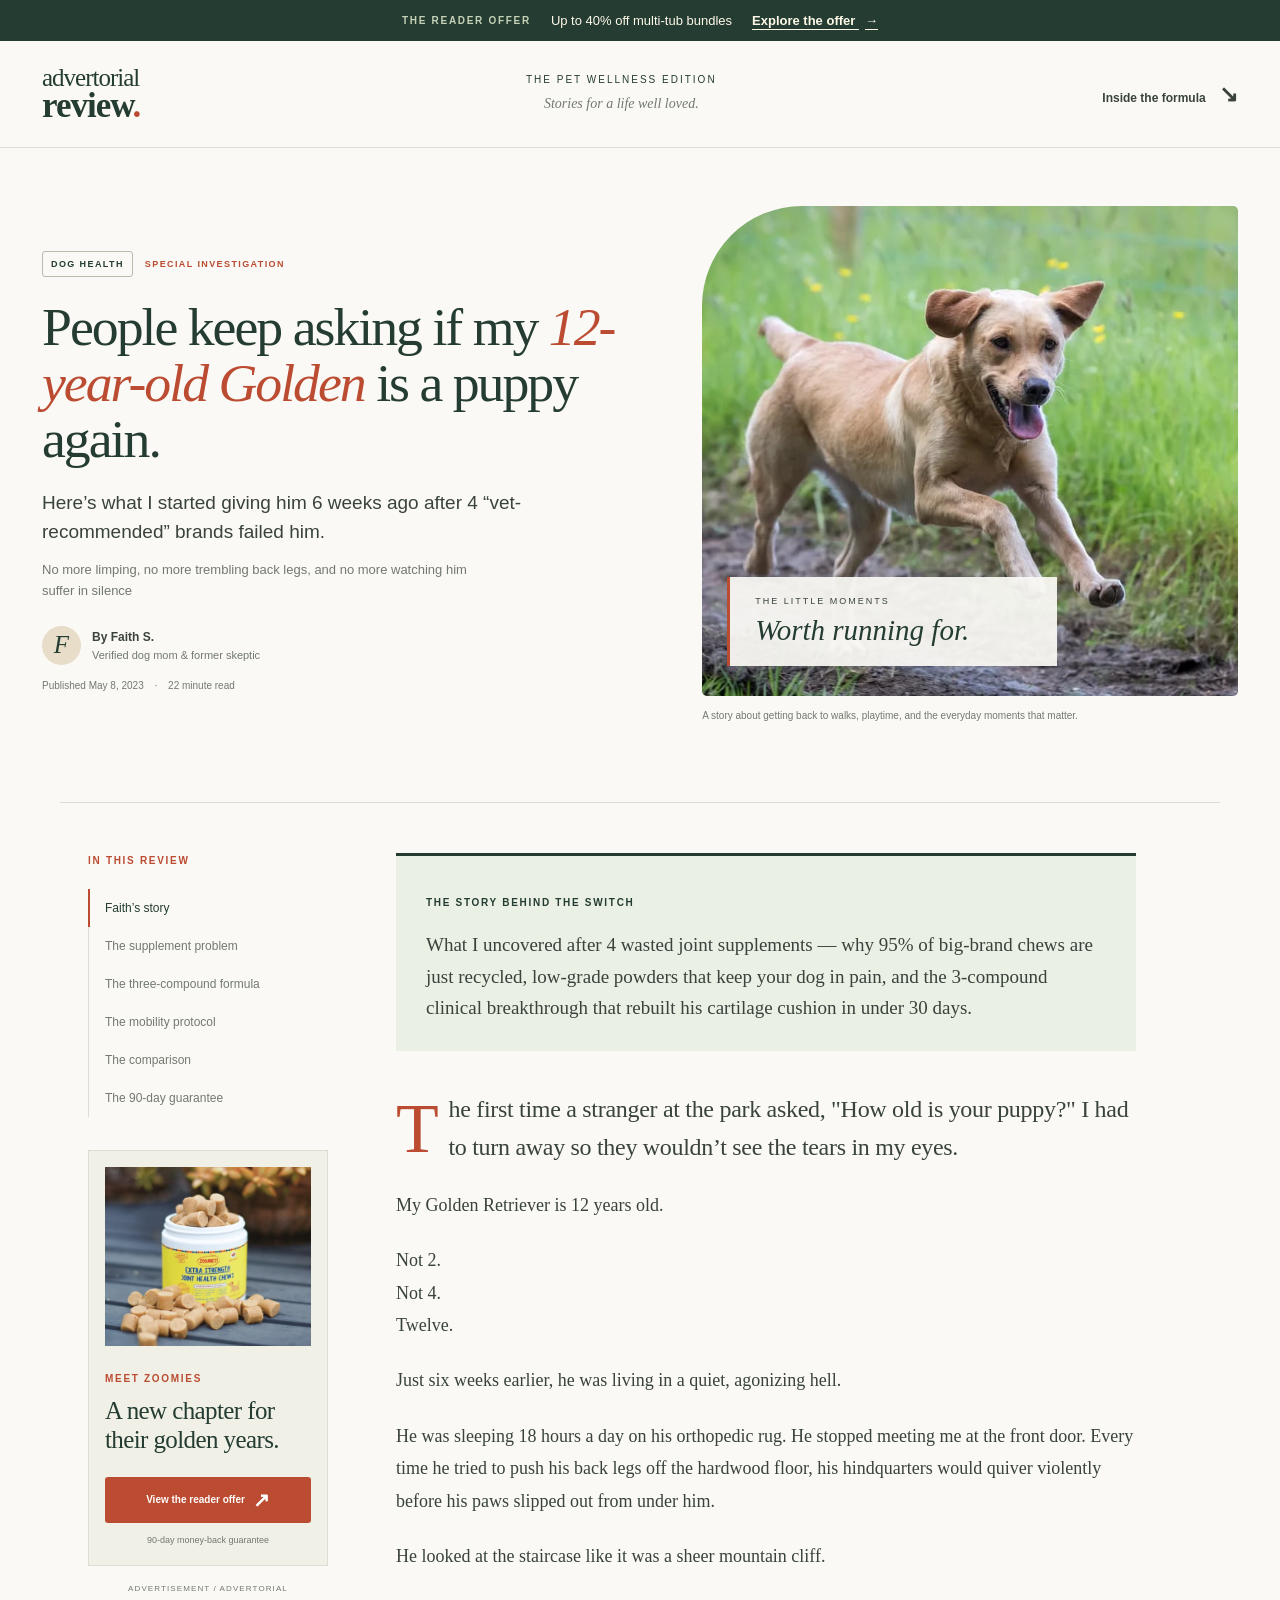
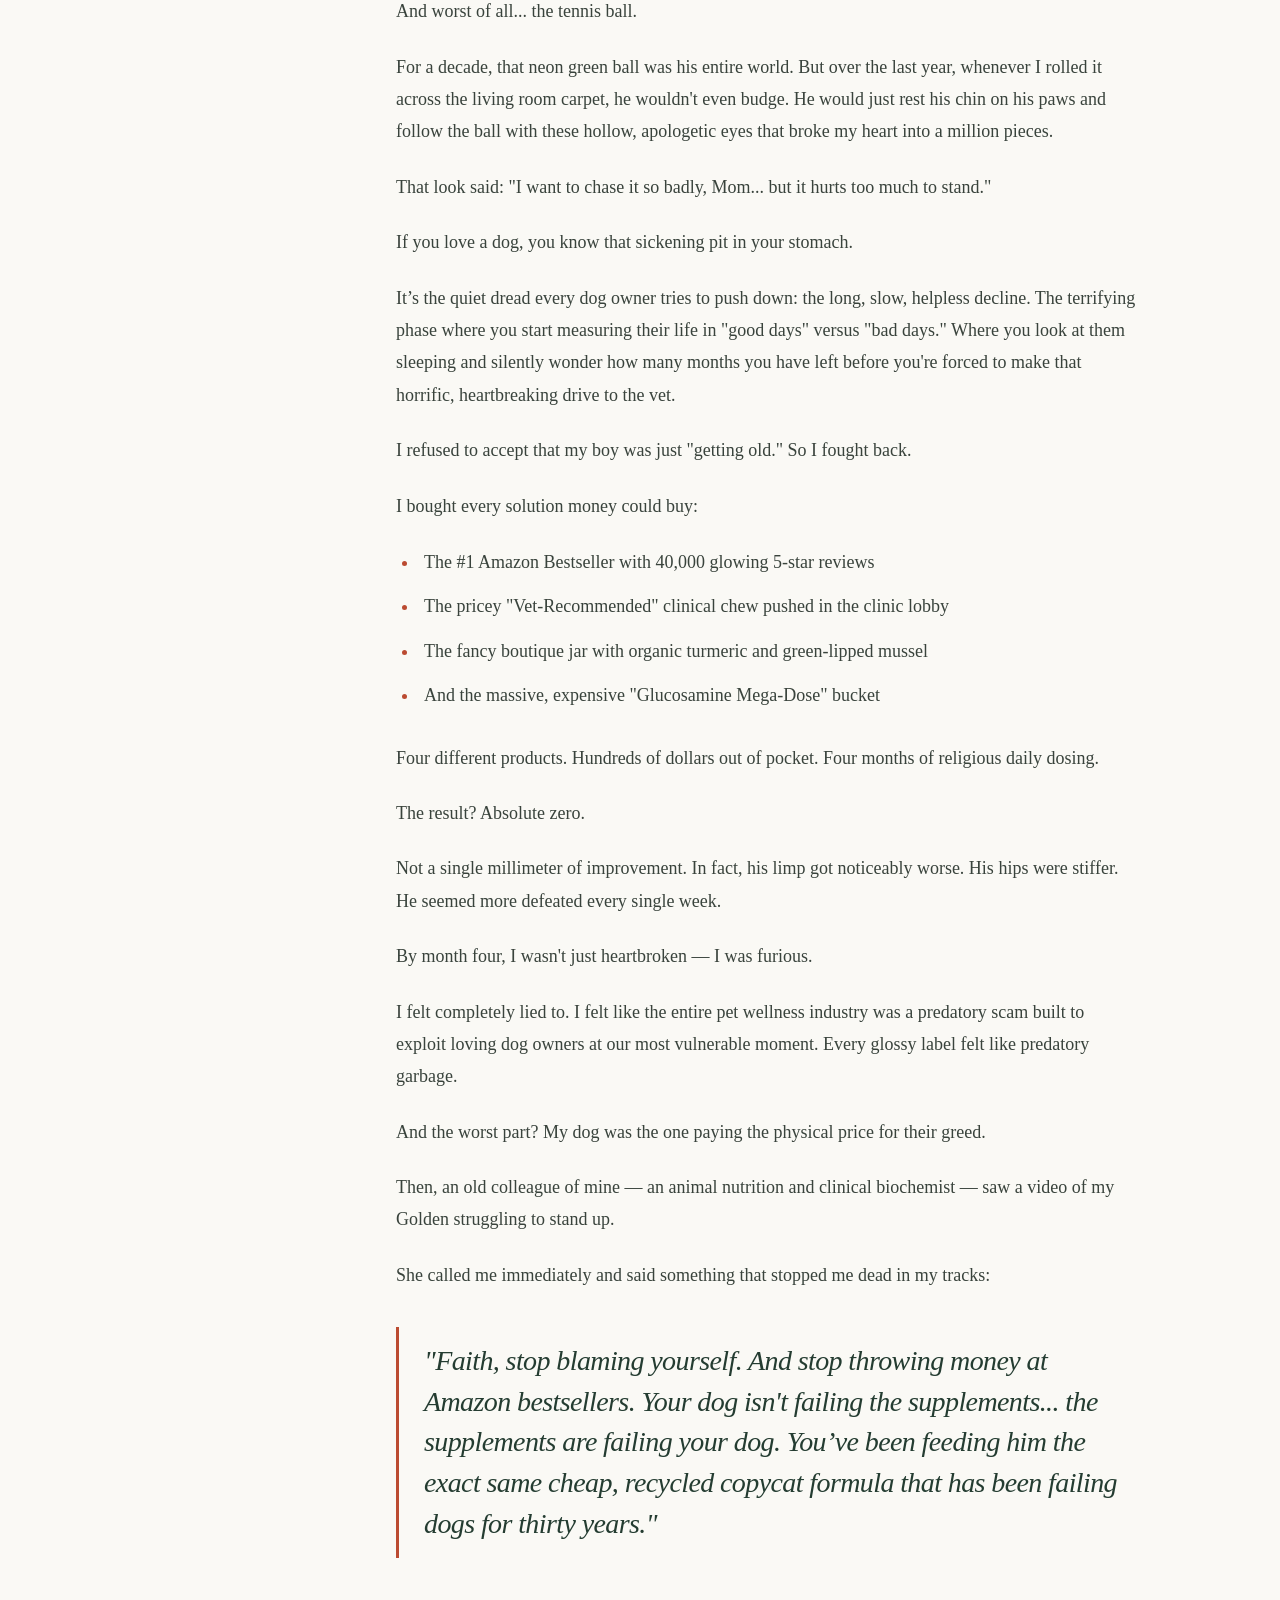
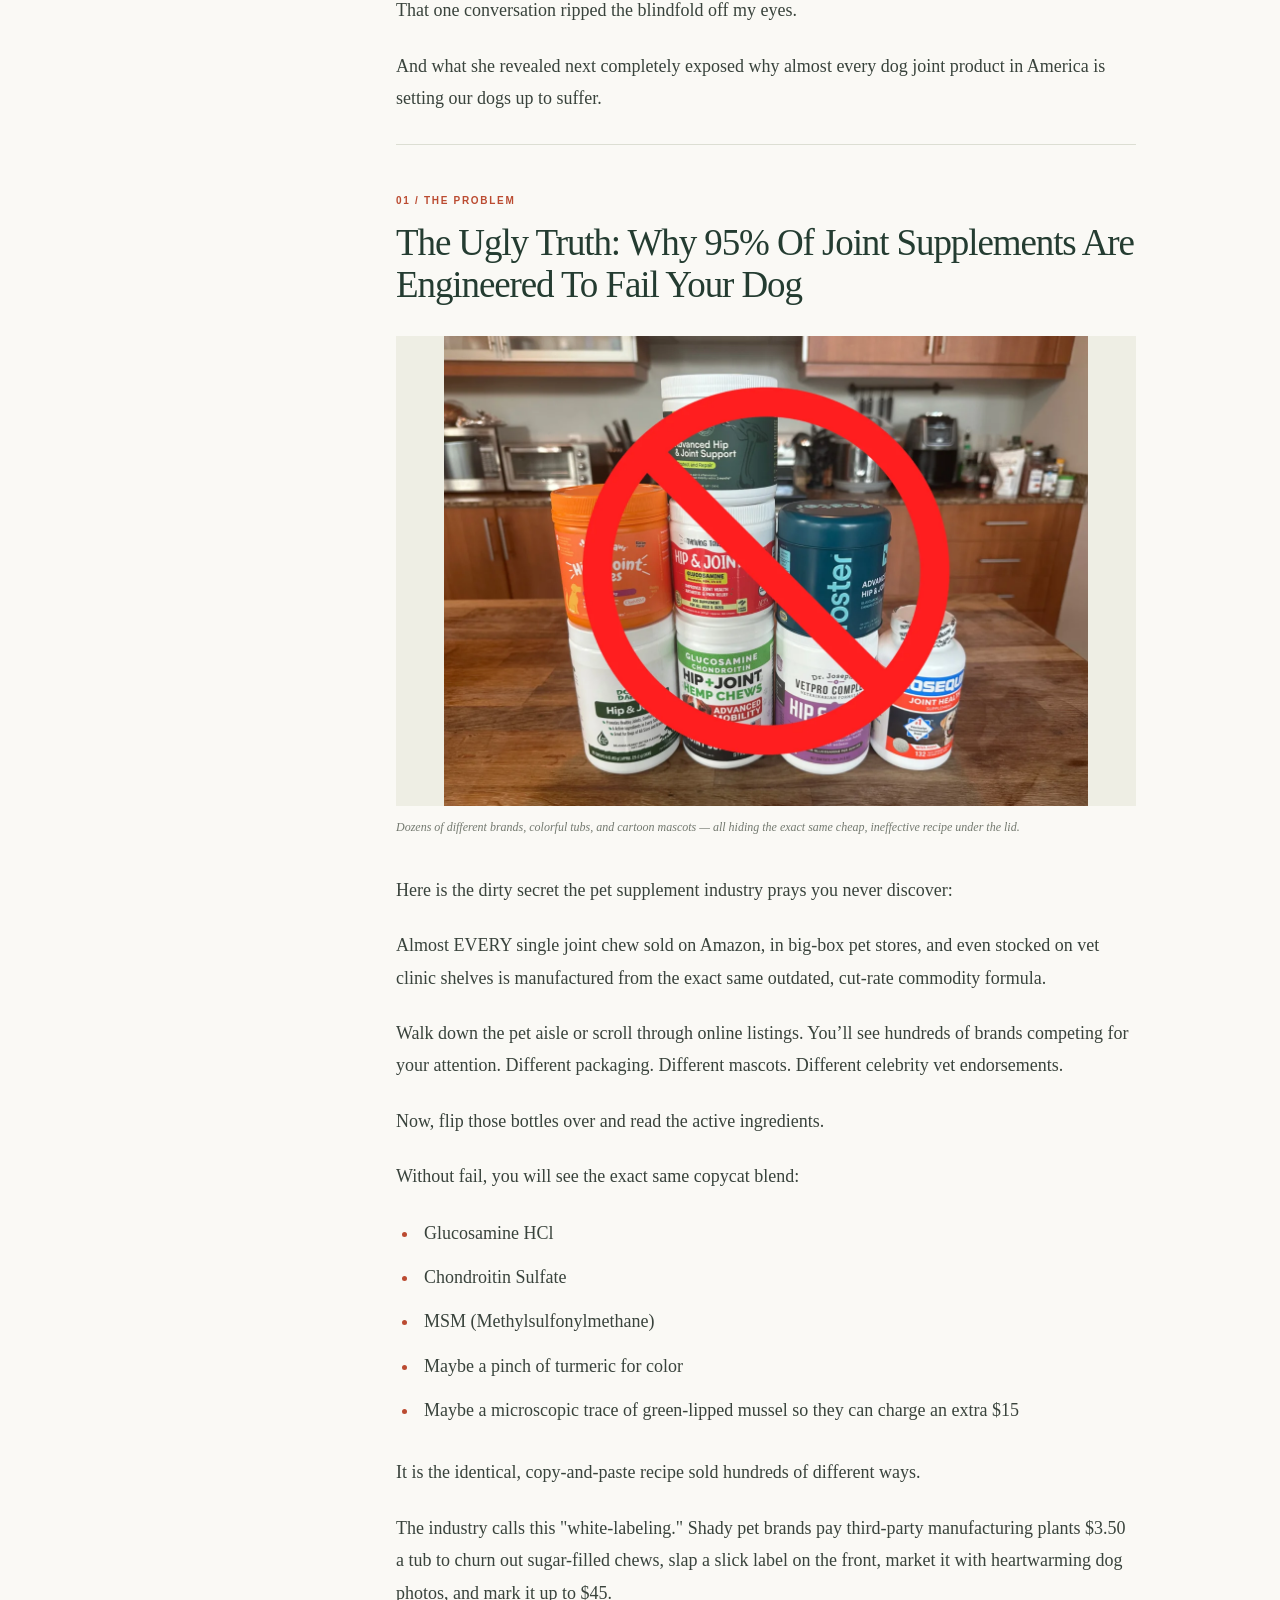
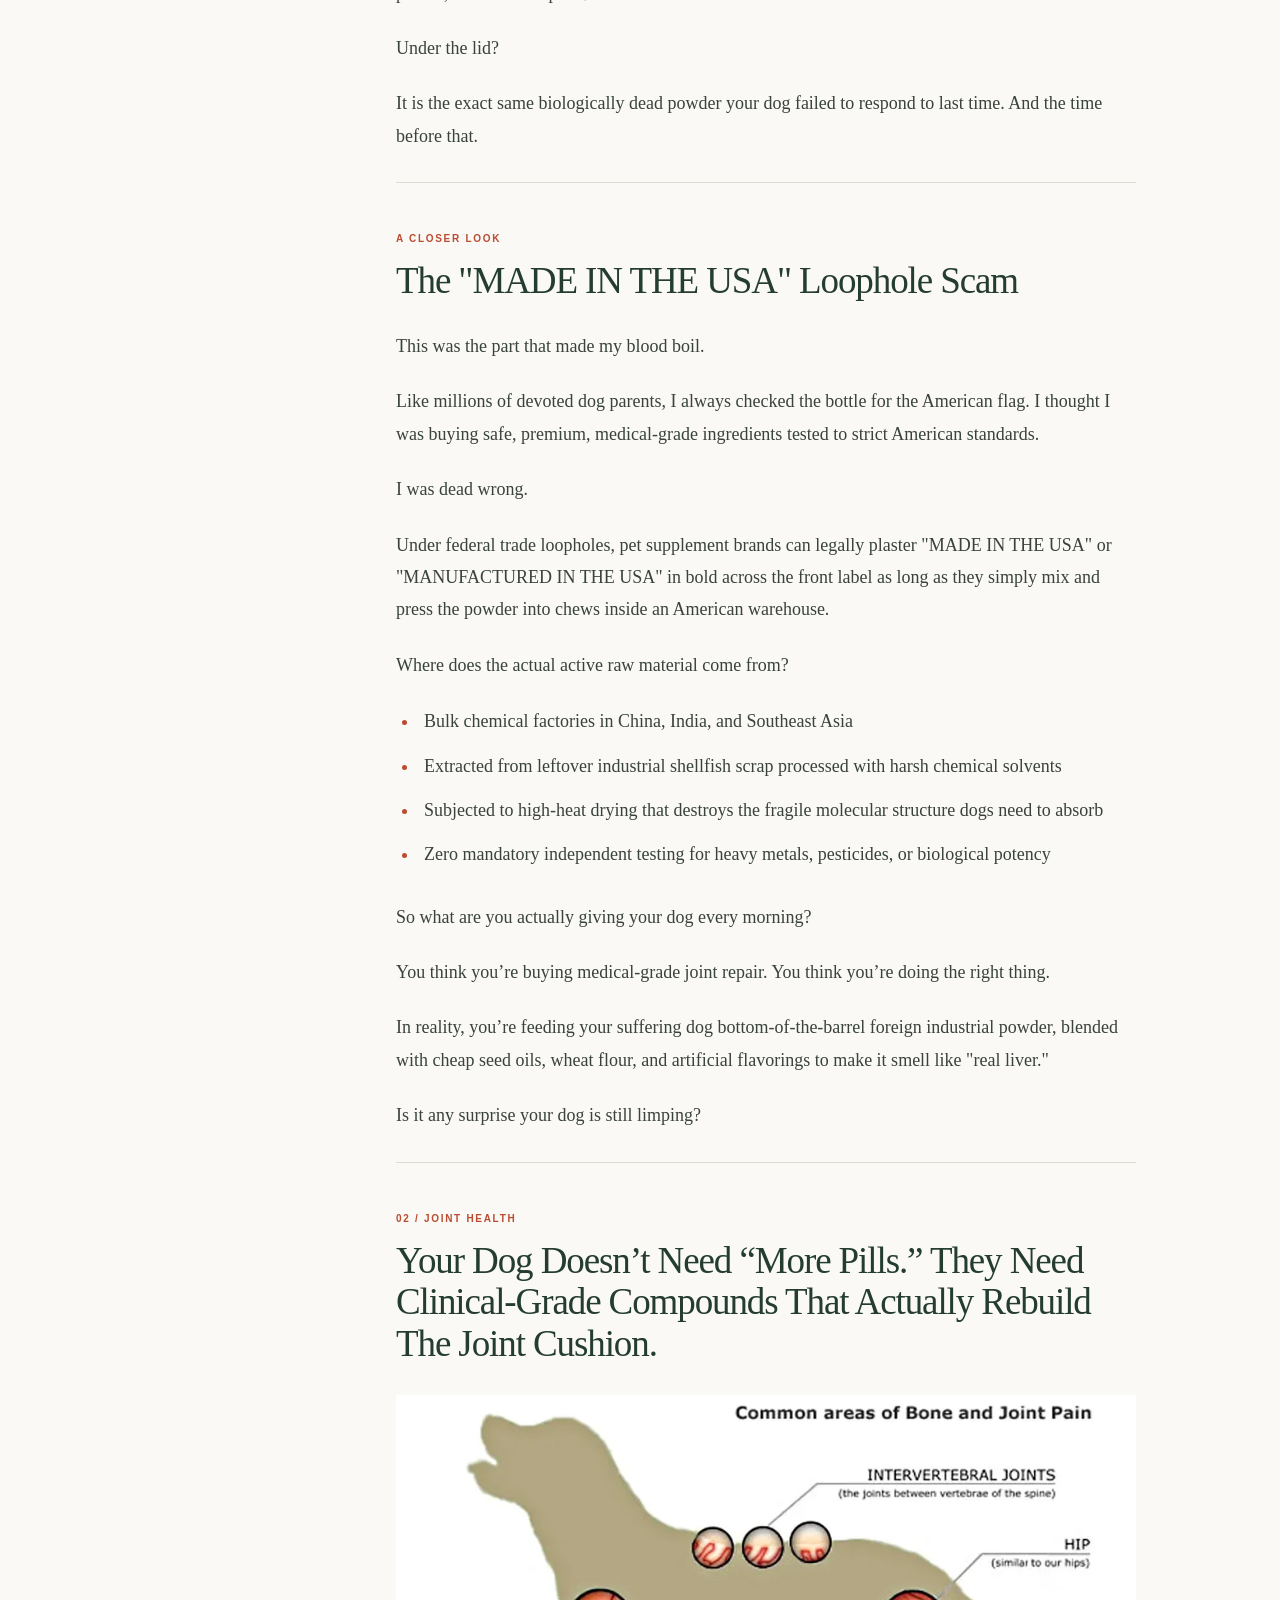
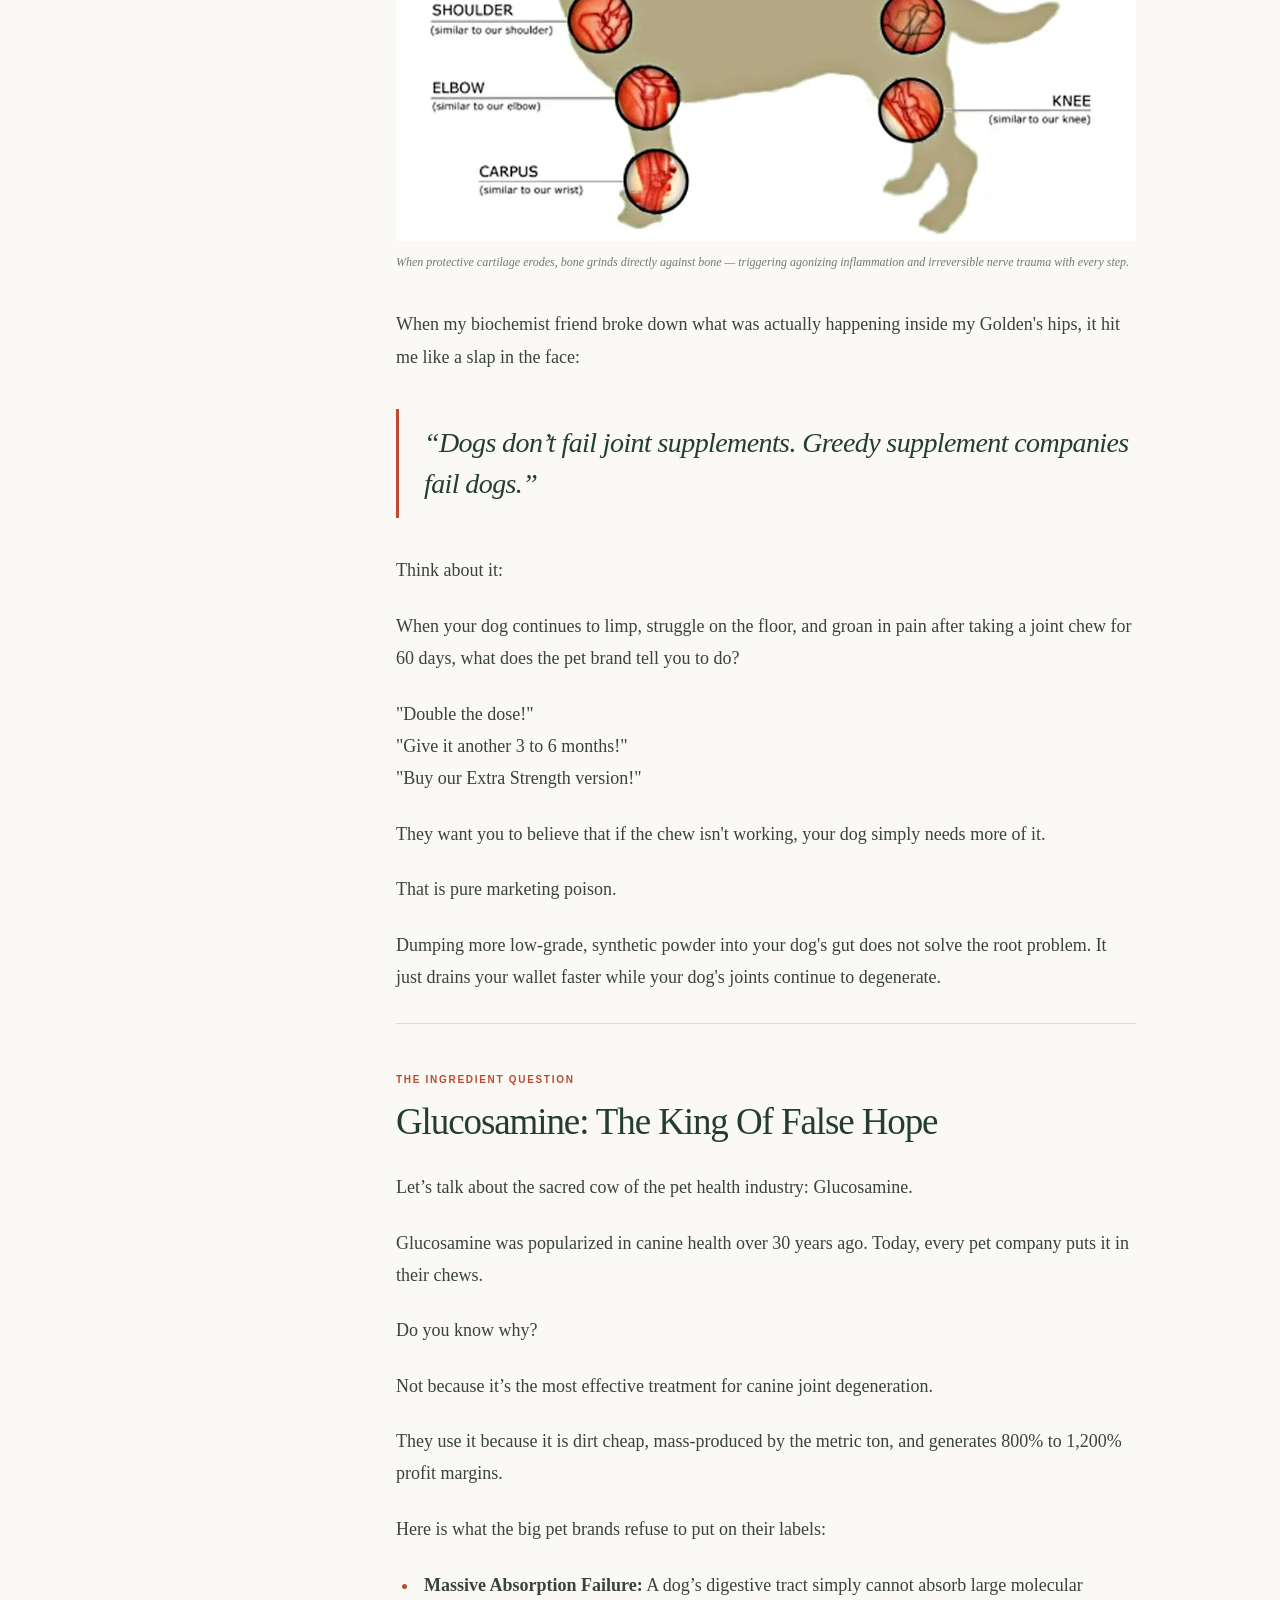
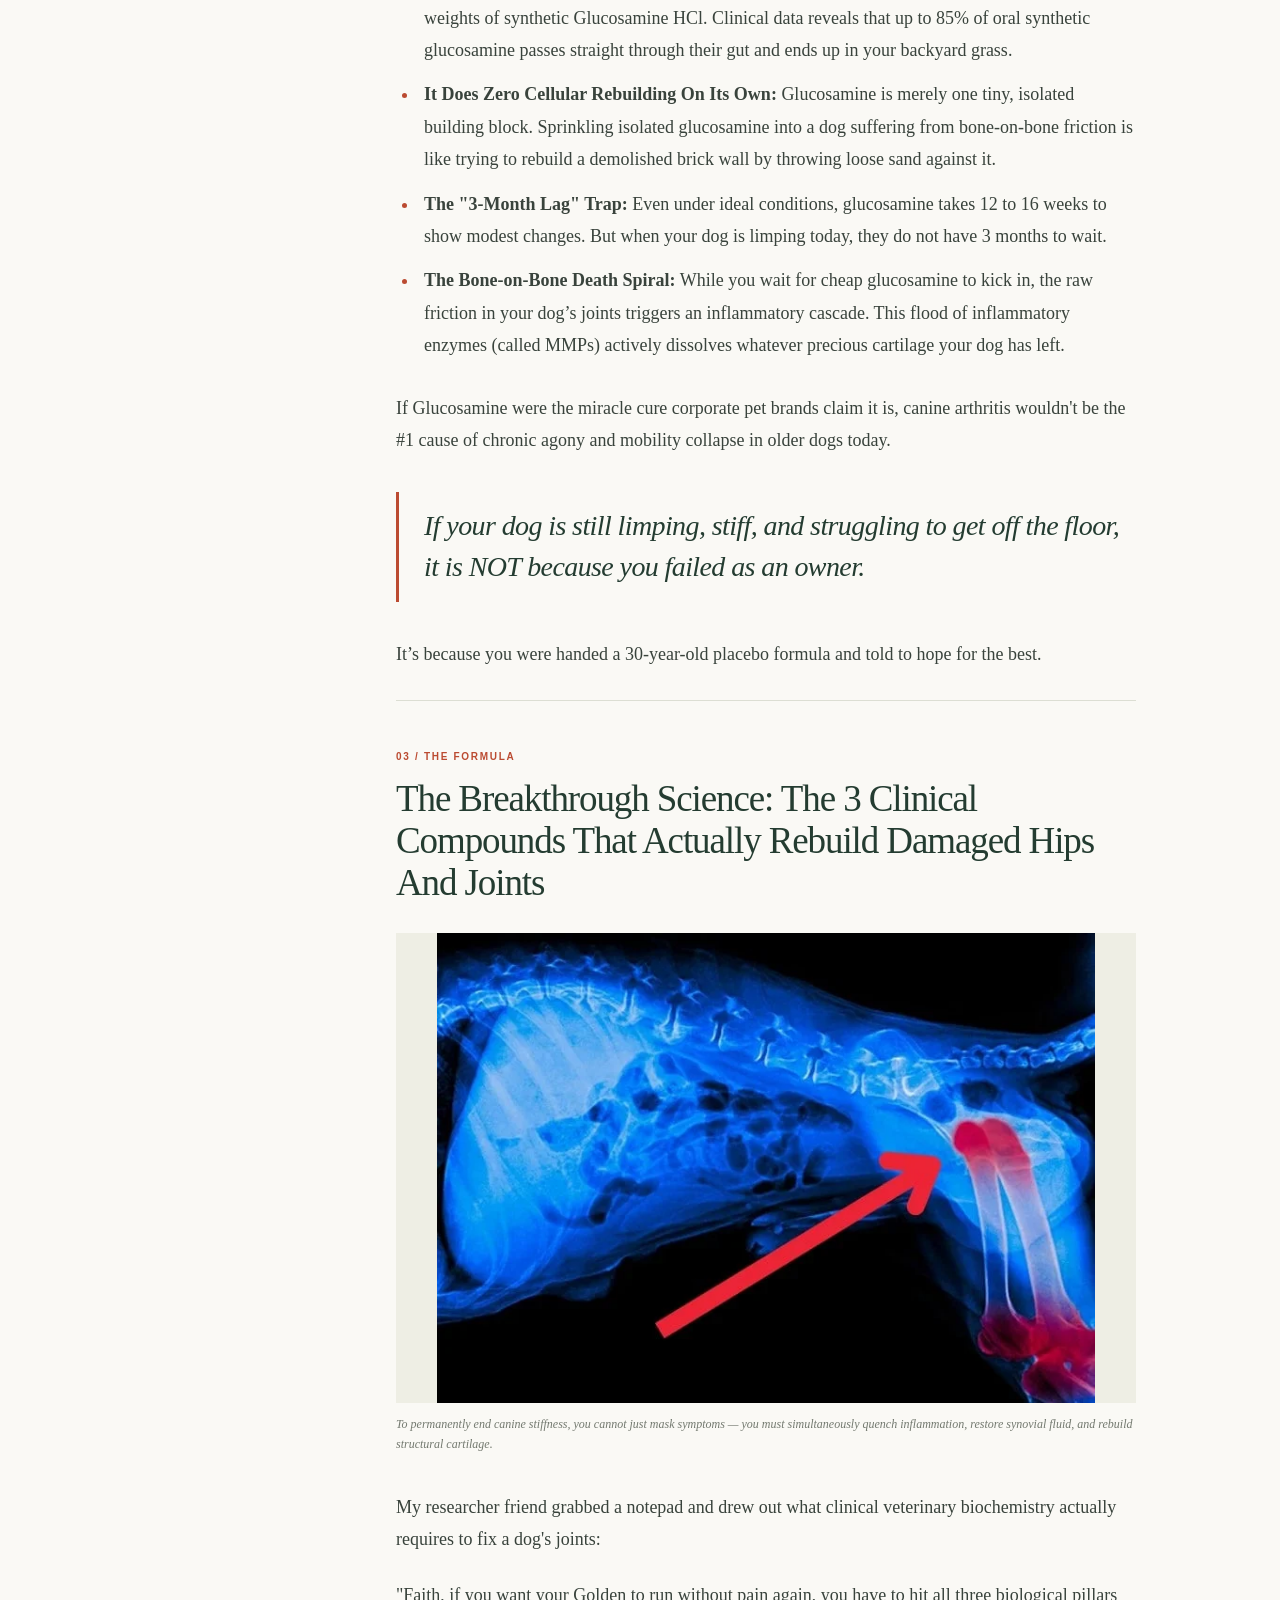
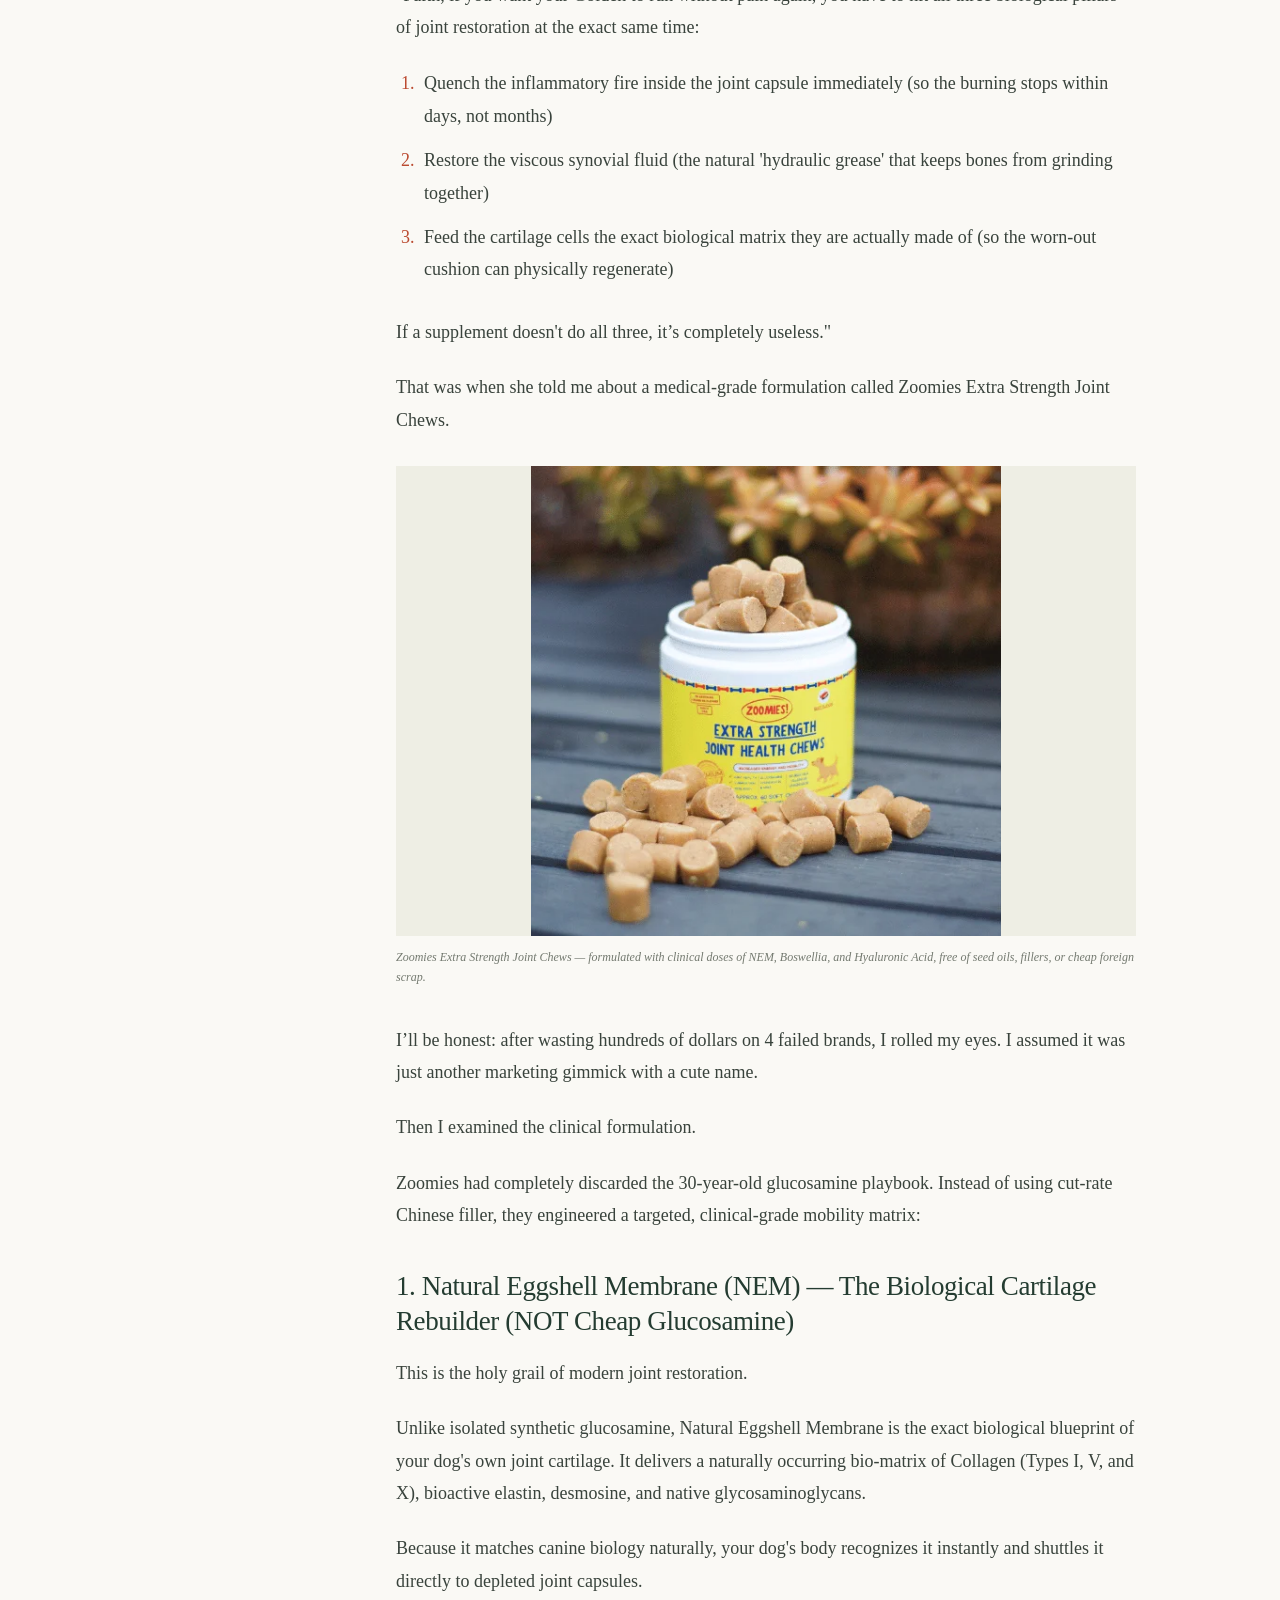
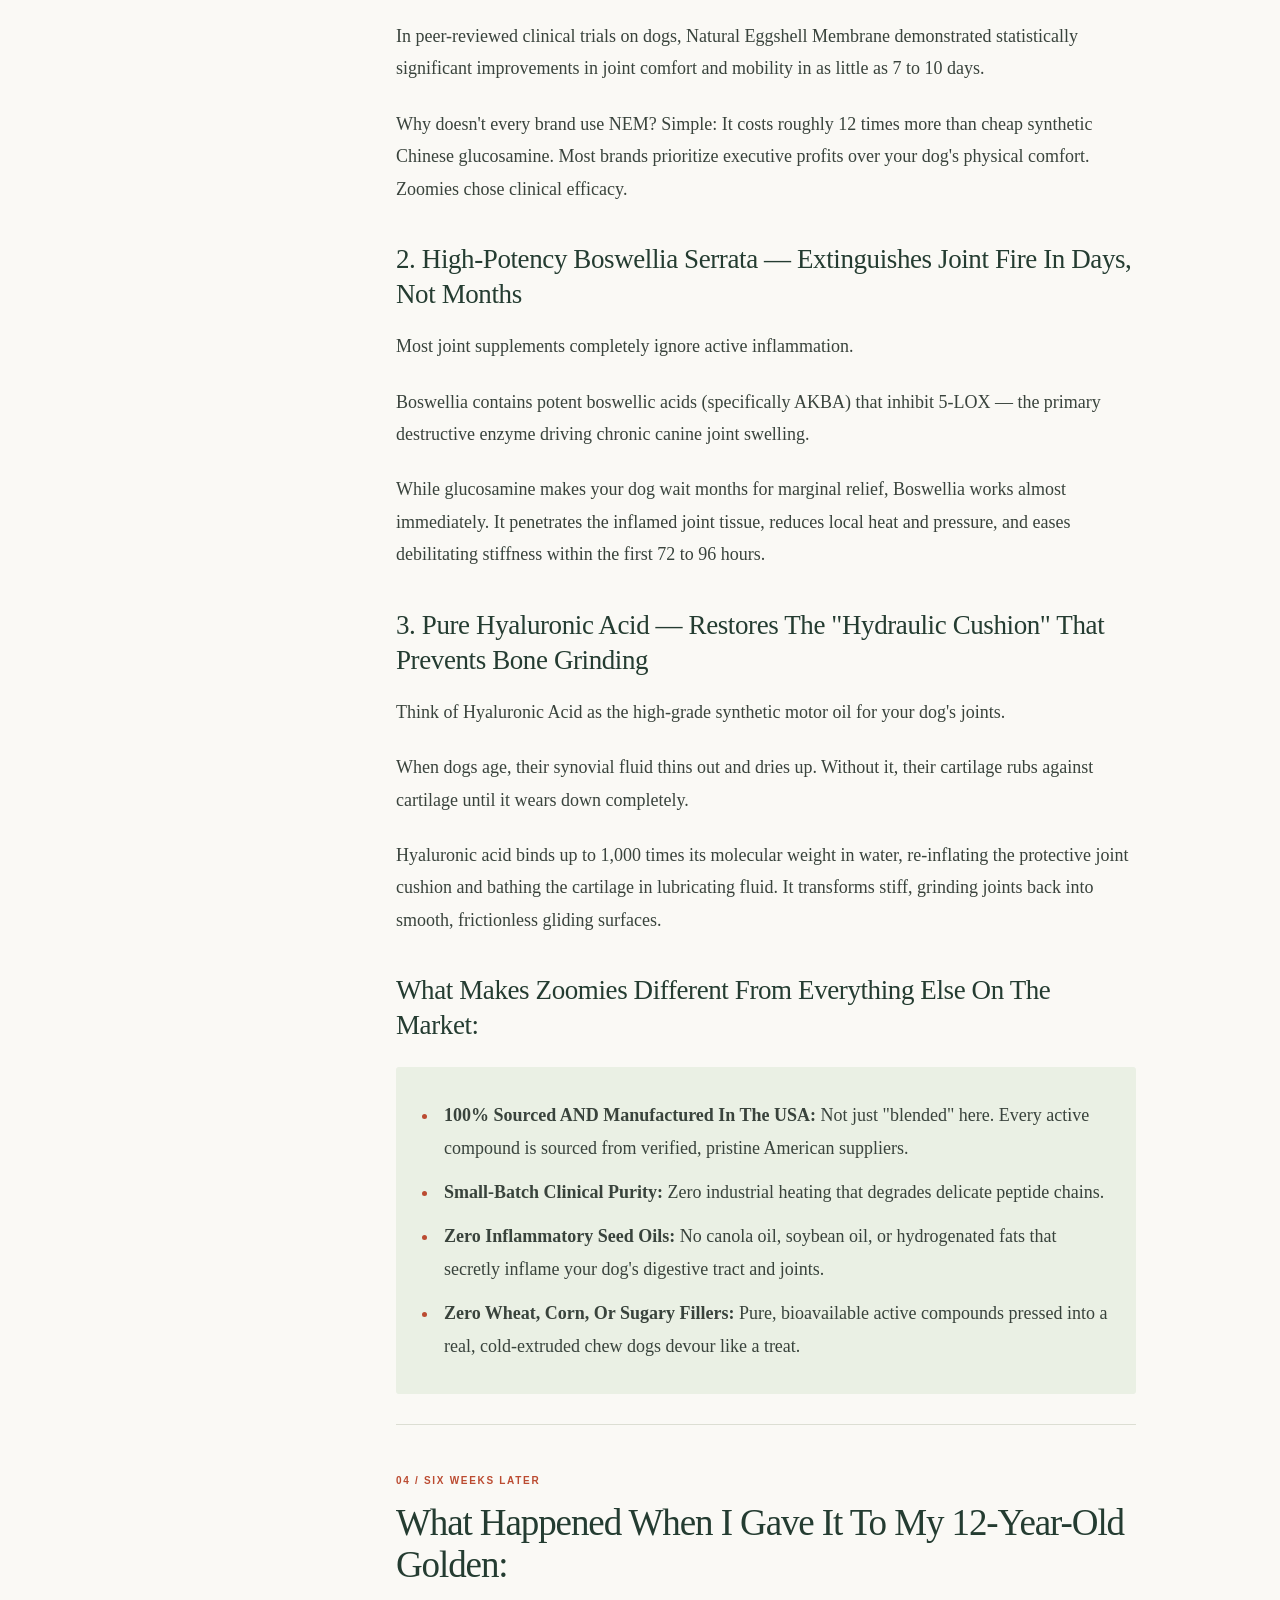
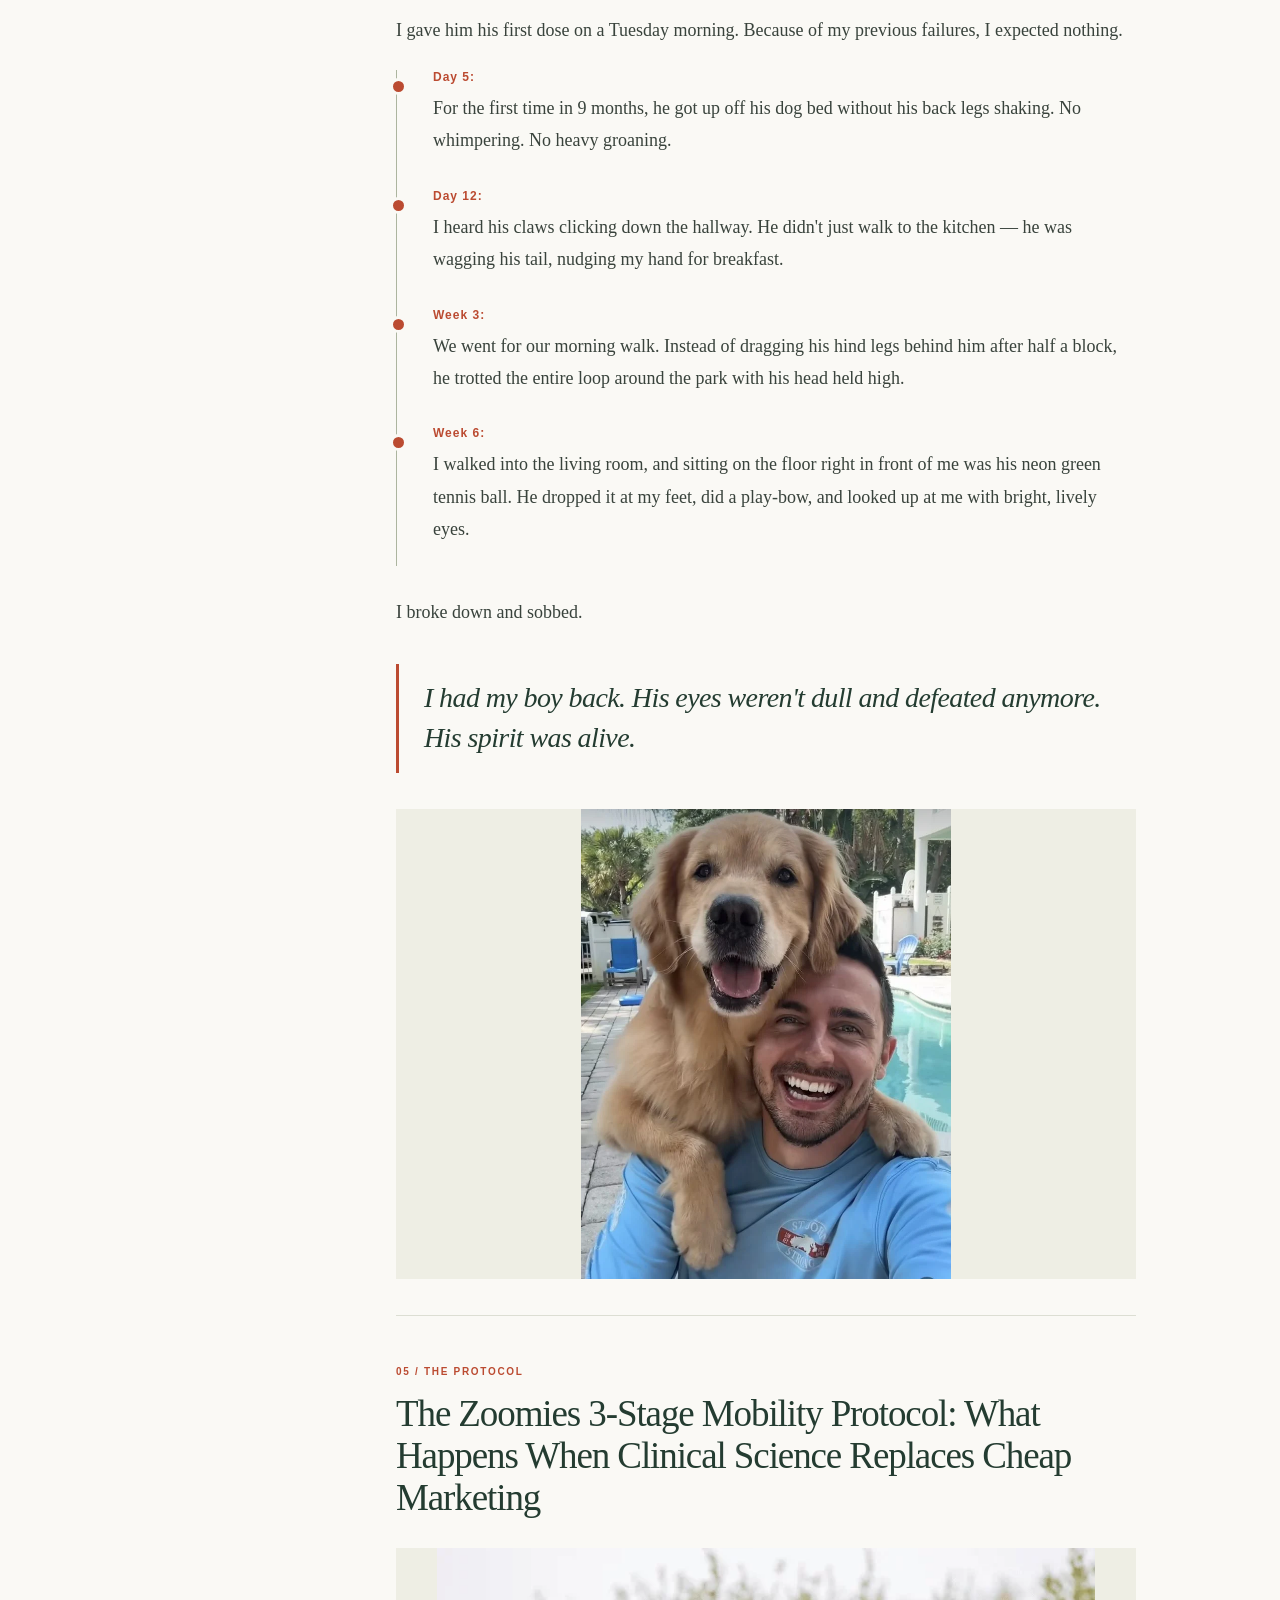
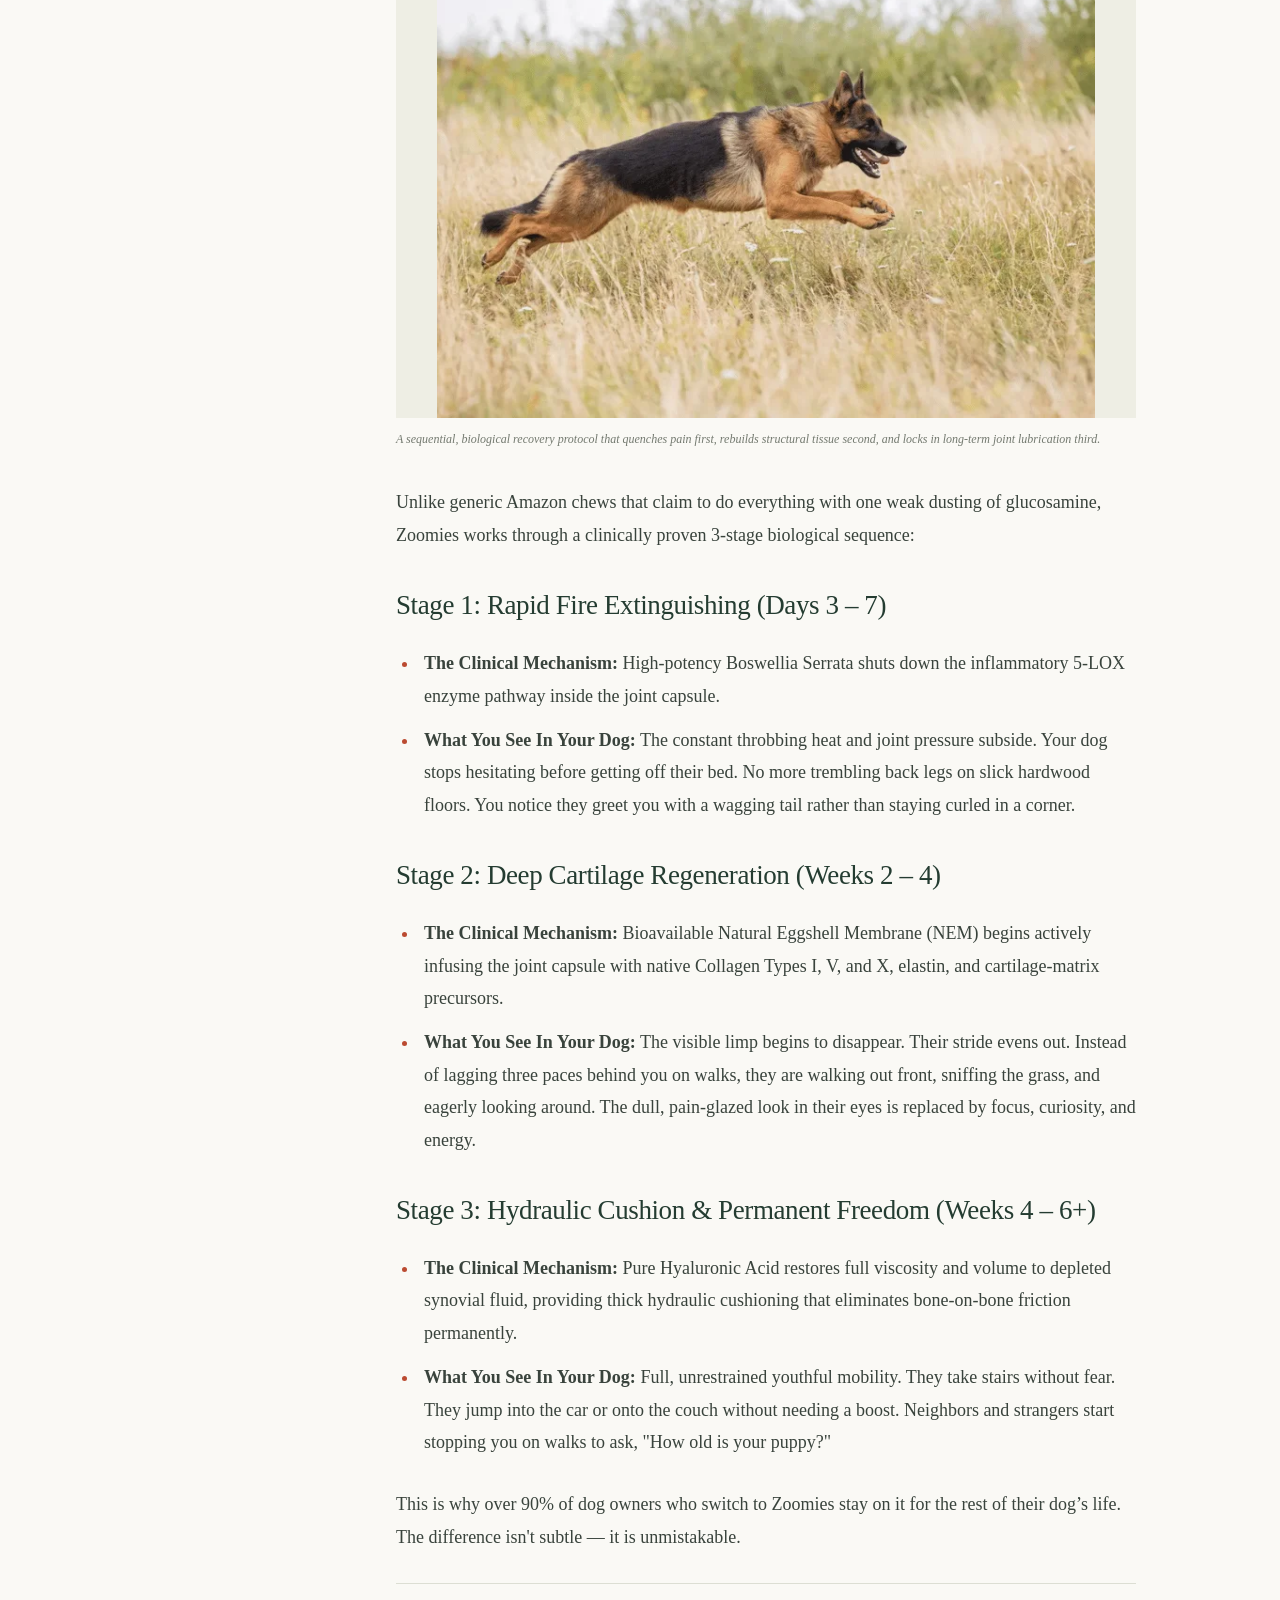
<file: dogtydes/index.html>
<!doctype html>
<html lang="en"><head><meta charset="utf-8"><meta name="viewport" content="width=device-width,initial-scale=1"><title>Zoomies Joint Chews Review | Advertorial Review</title><meta name="description" content="Faith’s story, a closer look at the Zoomies joint-chew formula, and the 90-day guarantee. Read the full advertorial review."><meta name="theme-color" content="#243c31"><meta property="og:title" content="People keep asking if my 12-year-old Golden is a puppy again"><meta property="og:description" content="One dog mom’s story. Four supplements. A different approach to joint support."><meta property="og:type" content="article"><meta property="og:image" content="assets/hero.webp"><link rel="icon" href="assets/favicon.svg" type="image/svg+xml"><link rel="stylesheet" href="styles.css"><script src="script.js" defer></script></head>
<body><a class="skip" href="#story">Skip to article</a><div class="announcement"><span>THE READER OFFER</span> Up to 40% off multi-tub bundles <a href="#offer">Explore the offer <b aria-hidden="true">→</b></a></div>
<header class="masthead"><a class="wordmark" href="#top" aria-label="Advertorial Review home">advertorial<span>review<span class="dot">.</span></span></a><div class="header-note">THE PET WELLNESS EDITION<br><span>Stories for a life well loved.</span></div><a class="header-link" href="#ingredients">Inside the formula <span aria-hidden="true">↘</span></a></header>
<main id="top"><section class="hero"><div class="hero-copy"><div class="eyebrow"><span class="label">DOG HEALTH</span> SPECIAL INVESTIGATION</div><h1>People keep asking if my <em>12-year-old Golden</em> is a puppy again.</h1><p class="hero-deck">Here’s what I started giving him 6 weeks ago after 4 “vet-recommended” brands failed him.</p><p class="hero-sub">No more limping, no more trembling back legs, and no more watching him suffer in silence</p><div class="byline"><div class="avatar" aria-hidden="true">F</div><div><strong>By Faith S.</strong><span>Verified dog mom & former skeptic</span></div></div><div class="article-meta">Published May 8, 2023 <span>·</span> 22 minute read</div></div><div class="hero-visual"><img src="assets/hero.webp" alt="A golden dog running along a green woodland path" width="1300" height="867" fetchpriority="high"><div class="photo-note"><span>THE LITTLE MOMENTS</span><strong>Worth running for.</strong></div><div class="hero-caption">A story about getting back to walks, playtime, and the everyday moments that matter.</div></div></section>
<div class="article-layout"><aside class="sidebar"><div class="side-inner"><div class="eyebrow">IN THIS REVIEW</div><nav aria-label="Article chapters"><a href="#story">Faith’s story</a><a href="#the-problem">The supplement problem</a><a href="#ingredients">The three-compound formula</a><a href="#protocol">The mobility protocol</a><a href="#compare">The comparison</a><a href="#guarantee">The 90-day guarantee</a></nav><div class="side-product"><img src="assets/product.webp" alt="Zoomies Extra Strength Joint Health Chews" width="240" height="240" loading="lazy"><span class="eyebrow">MEET ZOOMIES</span><h3>A new chapter for their golden years.</h3><a class="button " href="https://zoomiespethealth.com/products/zoomies-premium-joint-health-chews-improved-formula">View the reader offer<span aria-hidden="true">↗</span></a><p>90-day money-back guarantee</p></div><span class="ad-label">ADVERTISEMENT / ADVERTORIAL</span></div></aside>
<article id="story"><div class="opening-summary"><span class="eyebrow">THE STORY BEHIND THE SWITCH</span><p>What I uncovered after 4 wasted joint supplements — why 95% of big-brand chews are just recycled, low-grade powders that keep your dog in pain, and the 3-compound clinical breakthrough that rebuilt his cartilage cushion in under 30 days.</p></div><p class="lead">The first time a stranger at the park asked, &quot;How old is your puppy?&quot; I had to turn away so they wouldn’t see the tears in my eyes.</p><p>My Golden Retriever is 12 years old.</p><p>Not 2.<br>Not 4.<br>Twelve.</p><p>Just six weeks earlier, he was living in a quiet, agonizing hell.</p><p>He was sleeping 18 hours a day on his orthopedic rug. He stopped meeting me at the front door. Every time he tried to push his back legs off the hardwood floor, his hindquarters would quiver violently before his paws slipped out from under him.</p><p>He looked at the staircase like it was a sheer mountain cliff.</p><p>And worst of all... the tennis ball.</p><p>For a decade, that neon green ball was his entire world. But over the last year, whenever I rolled it across the living room carpet, he wouldn&#x27;t even budge. He would just rest his chin on his paws and follow the ball with these hollow, apologetic eyes that broke my heart into a million pieces.</p><p>That look said: &quot;I want to chase it so badly, Mom... but it hurts too much to stand.&quot;</p><p>If you love a dog, you know that sickening pit in your stomach.</p><p>It’s the quiet dread every dog owner tries to push down: the long, slow, helpless decline. The terrifying phase where you start measuring their life in &quot;good days&quot; versus &quot;bad days.&quot; Where you look at them sleeping and silently wonder how many months you have left before you&#x27;re forced to make that horrific, heartbreaking drive to the vet.</p><p>I refused to accept that my boy was just &quot;getting old.&quot; So I fought back.</p><p>I bought every solution money could buy:</p><ul class=""><li>The #1 Amazon Bestseller with 40,000 glowing 5-star reviews</li><li>The pricey &quot;Vet-Recommended&quot; clinical chew pushed in the clinic lobby</li><li>The fancy boutique jar with organic turmeric and green-lipped mussel</li><li>And the massive, expensive &quot;Glucosamine Mega-Dose&quot; bucket</li></ul><p>Four different products. Hundreds of dollars out of pocket. Four months of religious daily dosing.</p><p>The result? Absolute zero.</p><p>Not a single millimeter of improvement. In fact, his limp got noticeably worse. His hips were stiffer. He seemed more defeated every single week.</p><p>By month four, I wasn&#x27;t just heartbroken — I was furious.</p><p>I felt completely lied to. I felt like the entire pet wellness industry was a predatory scam built to exploit loving dog owners at our most vulnerable moment. Every glossy label felt like predatory garbage.</p><p>And the worst part? My dog was the one paying the physical price for their greed.</p><p>Then, an old colleague of mine — an animal nutrition and clinical biochemist — saw a video of my Golden struggling to stand up.</p><p>She called me immediately and said something that stopped me dead in my tracks:</p><blockquote>&quot;Faith, stop blaming yourself. And stop throwing money at Amazon bestsellers. Your dog isn&#x27;t failing the supplements... the supplements are failing your dog. You’ve been feeding him the exact same cheap, recycled copycat formula that has been failing dogs for thirty years.&quot;</blockquote><p>That one conversation ripped the blindfold off my eyes.</p><p>And what she revealed next completely exposed why almost every dog joint product in America is setting our dogs up to suffer.</p><section class="chapter" id="the-problem"><div class="eyebrow">01 / THE PROBLEM</div><h2>The Ugly Truth: Why 95% Of Joint Supplements Are Engineered To Fail Your Dog</h2></section><figure class=""><img src="assets/comparison.webp" width="1300" height="948" alt="Exposing The Recycled Joint Chews Market" loading="lazy"><figcaption>Dozens of different brands, colorful tubs, and cartoon mascots — all hiding the exact same cheap, ineffective recipe under the lid.</figcaption></figure><p>Here is the dirty secret the pet supplement industry prays you never discover:</p><p>Almost EVERY single joint chew sold on Amazon, in big-box pet stores, and even stocked on vet clinic shelves is manufactured from the exact same outdated, cut-rate commodity formula.</p><p>Walk down the pet aisle or scroll through online listings. You’ll see hundreds of brands competing for your attention. Different packaging. Different mascots. Different celebrity vet endorsements.</p><p>Now, flip those bottles over and read the active ingredients.</p><p>Without fail, you will see the exact same copycat blend:</p><ul class=""><li>Glucosamine HCl</li><li>Chondroitin Sulfate</li><li>MSM (Methylsulfonylmethane)</li><li>Maybe a pinch of turmeric for color</li><li>Maybe a microscopic trace of green-lipped mussel so they can charge an extra $15</li></ul><p>It is the identical, copy-and-paste recipe sold hundreds of different ways.</p><p>The industry calls this &quot;white-labeling.&quot; Shady pet brands pay third-party manufacturing plants $3.50 a tub to churn out sugar-filled chews, slap a slick label on the front, market it with heartwarming dog photos, and mark it up to $45.</p><p>Under the lid?</p><p>It is the exact same biologically dead powder your dog failed to respond to last time. And the time before that.</p><section class="chapter" id="sourcing"><div class="eyebrow">A CLOSER LOOK</div><h2>The &quot;MADE IN THE USA&quot; Loophole Scam</h2></section><p>This was the part that made my blood boil.</p><p>Like millions of devoted dog parents, I always checked the bottle for the American flag. I thought I was buying safe, premium, medical-grade ingredients tested to strict American standards.</p><p>I was dead wrong.</p><p>Under federal trade loopholes, pet supplement brands can legally plaster &quot;MADE IN THE USA&quot; or &quot;MANUFACTURED IN THE USA&quot; in bold across the front label as long as they simply mix and press the powder into chews inside an American warehouse.</p><p>Where does the actual active raw material come from?</p><ul class=""><li>Bulk chemical factories in China, India, and Southeast Asia</li><li>Extracted from leftover industrial shellfish scrap processed with harsh chemical solvents</li><li>Subjected to high-heat drying that destroys the fragile molecular structure dogs need to absorb</li><li>Zero mandatory independent testing for heavy metals, pesticides, or biological potency</li></ul><p>So what are you actually giving your dog every morning?</p><p>You think you’re buying medical-grade joint repair. You think you’re doing the right thing.</p><p>In reality, you’re feeding your suffering dog bottom-of-the-barrel foreign industrial powder, blended with cheap seed oils, wheat flour, and artificial flavorings to make it smell like &quot;real liver.&quot;</p><p>Is it any surprise your dog is still limping?</p><section class="chapter" id="joint-health"><div class="eyebrow">02 / JOINT HEALTH</div><h2>Your Dog Doesn’t Need “More Pills.” They Need Clinical-Grade Compounds That Actually Rebuild The Joint Cushion.</h2></section><figure class=""><img src="assets/joint.webp" width="900" height="542" alt="Canine Bone On Bone Joint Friction" loading="lazy"><figcaption>When protective cartilage erodes, bone grinds directly against bone — triggering agonizing inflammation and irreversible nerve trauma with every step.</figcaption></figure><p>When my biochemist friend broke down what was actually happening inside my Golden&#x27;s hips, it hit me like a slap in the face:</p><blockquote>“Dogs don’t fail joint supplements. Greedy supplement companies fail dogs.”</blockquote><p>Think about it:</p><p>When your dog continues to limp, struggle on the floor, and groan in pain after taking a joint chew for 60 days, what does the pet brand tell you to do?</p><p>&quot;Double the dose!&quot;<br>&quot;Give it another 3 to 6 months!&quot;<br>&quot;Buy our Extra Strength version!&quot;</p><p>They want you to believe that if the chew isn&#x27;t working, your dog simply needs more of it.</p><p>That is pure marketing poison.</p><p>Dumping more low-grade, synthetic powder into your dog&#x27;s gut does not solve the root problem. It just drains your wallet faster while your dog&#x27;s joints continue to degenerate.</p><section class="chapter" id="glucosamine"><div class="eyebrow">THE INGREDIENT QUESTION</div><h2>Glucosamine: The King Of False Hope</h2></section><p>Let’s talk about the sacred cow of the pet health industry: Glucosamine.</p><p>Glucosamine was popularized in canine health over 30 years ago. Today, every pet company puts it in their chews.</p><p>Do you know why?</p><p>Not because it’s the most effective treatment for canine joint degeneration.</p><p>They use it because it is dirt cheap, mass-produced by the metric ton, and generates 800% to 1,200% profit margins.</p><p>Here is what the big pet brands refuse to put on their labels:</p><ul class=""><li><strong>Massive Absorption Failure:</strong> A dog’s digestive tract simply cannot absorb large molecular weights of synthetic Glucosamine HCl. Clinical data reveals that up to 85% of oral synthetic glucosamine passes straight through their gut and ends up in your backyard grass.</li><li><strong>It Does Zero Cellular Rebuilding On Its Own:</strong> Glucosamine is merely one tiny, isolated building block. Sprinkling isolated glucosamine into a dog suffering from bone-on-bone friction is like trying to rebuild a demolished brick wall by throwing loose sand against it.</li><li><strong>The &quot;3-Month Lag&quot; Trap:</strong> Even under ideal conditions, glucosamine takes 12 to 16 weeks to show modest changes. But when your dog is limping today, they do not have 3 months to wait.</li><li><strong>The Bone-on-Bone Death Spiral:</strong> While you wait for cheap glucosamine to kick in, the raw friction in your dog’s joints triggers an inflammatory cascade. This flood of inflammatory enzymes (called MMPs) actively dissolves whatever precious cartilage your dog has left.</li></ul><p>If Glucosamine were the miracle cure corporate pet brands claim it is, canine arthritis wouldn&#x27;t be the #1 cause of chronic agony and mobility collapse in older dogs today.</p><blockquote>If your dog is still limping, stiff, and struggling to get off the floor, it is NOT because you failed as an owner.</blockquote><p>It’s because you were handed a 30-year-old placebo formula and told to hope for the best.</p><section class="chapter" id="ingredients"><div class="eyebrow">03 / THE FORMULA</div><h2>The Breakthrough Science: The 3 Clinical Compounds That Actually Rebuild Damaged Hips And Joints</h2></section><figure class=""><img src="assets/xray.webp" width="700" height="500" alt="Clinical Canine Joint Repair Compounds" loading="lazy"><figcaption>To permanently end canine stiffness, you cannot just mask symptoms — you must simultaneously quench inflammation, restore synovial fluid, and rebuild structural cartilage.</figcaption></figure><p>My researcher friend grabbed a notepad and drew out what clinical veterinary biochemistry actually requires to fix a dog&#x27;s joints:</p><p>&quot;Faith, if you want your Golden to run without pain again, you have to hit all three biological pillars of joint restoration at the exact same time:</p><ol><li>Quench the inflammatory fire inside the joint capsule immediately (so the burning stops within days, not months)</li><li>Restore the viscous synovial fluid (the natural &#x27;hydraulic grease&#x27; that keeps bones from grinding together)</li><li>Feed the cartilage cells the exact biological matrix they are actually made of (so the worn-out cushion can physically regenerate)</li></ol><p>If a supplement doesn&#x27;t do all three, it’s completely useless.&quot;</p><p>That was when she told me about a medical-grade formulation called Zoomies Extra Strength Joint Chews.</p><figure class=""><img src="assets/product.webp" width="500" height="500" alt="Zoomies Extra Strength Joint Chews" loading="lazy"><figcaption>Zoomies Extra Strength Joint Chews — formulated with clinical doses of NEM, Boswellia, and Hyaluronic Acid, free of seed oils, fillers, or cheap foreign scrap.</figcaption></figure><p>I’ll be honest: after wasting hundreds of dollars on 4 failed brands, I rolled my eyes. I assumed it was just another marketing gimmick with a cute name.</p><p>Then I examined the clinical formulation.</p><p>Zoomies had completely discarded the 30-year-old glucosamine playbook. Instead of using cut-rate Chinese filler, they engineered a targeted, clinical-grade mobility matrix:</p><h3>1. Natural Eggshell Membrane (NEM) — The Biological Cartilage Rebuilder (NOT Cheap Glucosamine)</h3><p>This is the holy grail of modern joint restoration.</p><p>Unlike isolated synthetic glucosamine, Natural Eggshell Membrane is the exact biological blueprint of your dog&#x27;s own joint cartilage. It delivers a naturally occurring bio-matrix of Collagen (Types I, V, and X), bioactive elastin, desmosine, and native glycosaminoglycans.</p><p>Because it matches canine biology naturally, your dog&#x27;s body recognizes it instantly and shuttles it directly to depleted joint capsules.</p><p>In peer-reviewed clinical trials on dogs, Natural Eggshell Membrane demonstrated statistically significant improvements in joint comfort and mobility in as little as 7 to 10 days.</p><p>Why doesn&#x27;t every brand use NEM? Simple: It costs roughly 12 times more than cheap synthetic Chinese glucosamine. Most brands prioritize executive profits over your dog&#x27;s physical comfort. Zoomies chose clinical efficacy.</p><h3>2. High-Potency Boswellia Serrata — Extinguishes Joint Fire In Days, Not Months</h3><p>Most joint supplements completely ignore active inflammation.</p><p>Boswellia contains potent boswellic acids (specifically AKBA) that inhibit 5-LOX — the primary destructive enzyme driving chronic canine joint swelling.</p><p>While glucosamine makes your dog wait months for marginal relief, Boswellia works almost immediately. It penetrates the inflamed joint tissue, reduces local heat and pressure, and eases debilitating stiffness within the first 72 to 96 hours.</p><h3>3. Pure Hyaluronic Acid — Restores The &quot;Hydraulic Cushion&quot; That Prevents Bone Grinding</h3><p>Think of Hyaluronic Acid as the high-grade synthetic motor oil for your dog&#x27;s joints.</p><p>When dogs age, their synovial fluid thins out and dries up. Without it, their cartilage rubs against cartilage until it wears down completely.</p><p>Hyaluronic acid binds up to 1,000 times its molecular weight in water, re-inflating the protective joint cushion and bathing the cartilage in lubricating fluid. It transforms stiff, grinding joints back into smooth, frictionless gliding surfaces.</p><h3>What Makes Zoomies Different From Everything Else On The Market:</h3><ul class="benefits"><li><strong>100% Sourced AND Manufactured In The USA:</strong> Not just &quot;blended&quot; here. Every active compound is sourced from verified, pristine American suppliers.</li><li><strong>Small-Batch Clinical Purity:</strong> Zero industrial heating that degrades delicate peptide chains.</li><li><strong>Zero Inflammatory Seed Oils:</strong> No canola oil, soybean oil, or hydrogenated fats that secretly inflame your dog&#x27;s digestive tract and joints.</li><li><strong>Zero Wheat, Corn, Or Sugary Fillers:</strong> Pure, bioavailable active compounds pressed into a real, cold-extruded chew dogs devour like a treat.</li></ul><section class="chapter" id="my-story"><div class="eyebrow">04 / SIX WEEKS LATER</div><h2>What Happened When I Gave It To My 12-Year-Old Golden:</h2></section><p>I gave him his first dose on a Tuesday morning. Because of my previous failures, I expected nothing.</p><ul class="timeline"><li><strong>Day 5:</strong> For the first time in 9 months, he got up off his dog bed without his back legs shaking. No whimpering. No heavy groaning.</li><li><strong>Day 12:</strong> I heard his claws clicking down the hallway. He didn&#x27;t just walk to the kitchen — he was wagging his tail, nudging my hand for breakfast.</li><li><strong>Week 3:</strong> We went for our morning walk. Instead of dragging his hind legs behind him after half a block, he trotted the entire loop around the park with his head held high.</li><li><strong>Week 6:</strong> I walked into the living room, and sitting on the floor right in front of me was his neon green tennis ball. He dropped it at my feet, did a play-bow, and looked up at me with bright, lively eyes.</li></ul><p>I broke down and sobbed.</p><blockquote>I had my boy back. His eyes weren&#x27;t dull and defeated anymore. His spirit was alive.</blockquote><figure class=""><img src="assets/happy.webp" width="736" height="933" alt="Golden retriever with its owner" loading="lazy"></figure><section class="chapter" id="protocol"><div class="eyebrow">05 / THE PROTOCOL</div><h2>The Zoomies 3-Stage Mobility Protocol: What Happens When Clinical Science Replaces Cheap Marketing</h2></section><figure class=""><img src="assets/running.webp" width="700" height="500" alt="Zoomies 3-Stage Canine Mobility Restoration" loading="lazy"><figcaption>A sequential, biological recovery protocol that quenches pain first, rebuilds structural tissue second, and locks in long-term joint lubrication third.</figcaption></figure><p>Unlike generic Amazon chews that claim to do everything with one weak dusting of glucosamine, Zoomies works through a clinically proven 3-stage biological sequence:</p><h3>Stage 1: Rapid Fire Extinguishing (Days 3 – 7)</h3><ul class=""><li><strong>The Clinical Mechanism:</strong> High-potency Boswellia Serrata shuts down the inflammatory 5-LOX enzyme pathway inside the joint capsule.</li><li><strong>What You See In Your Dog:</strong> The constant throbbing heat and joint pressure subside. Your dog stops hesitating before getting off their bed. No more trembling back legs on slick hardwood floors. You notice they greet you with a wagging tail rather than staying curled in a corner.</li></ul><h3>Stage 2: Deep Cartilage Regeneration (Weeks 2 – 4)</h3><ul class=""><li><strong>The Clinical Mechanism:</strong> Bioavailable Natural Eggshell Membrane (NEM) begins actively infusing the joint capsule with native Collagen Types I, V, and X, elastin, and cartilage-matrix precursors.</li><li><strong>What You See In Your Dog:</strong> The visible limp begins to disappear. Their stride evens out. Instead of lagging three paces behind you on walks, they are walking out front, sniffing the grass, and eagerly looking around. The dull, pain-glazed look in their eyes is replaced by focus, curiosity, and energy.</li></ul><h3>Stage 3: Hydraulic Cushion &amp; Permanent Freedom (Weeks 4 – 6+)</h3><ul class=""><li><strong>The Clinical Mechanism:</strong> Pure Hyaluronic Acid restores full viscosity and volume to depleted synovial fluid, providing thick hydraulic cushioning that eliminates bone-on-bone friction permanently.</li><li><strong>What You See In Your Dog:</strong> Full, unrestrained youthful mobility. They take stairs without fear. They jump into the car or onto the couch without needing a boost. Neighbors and strangers start stopping you on walks to ask, &quot;How old is your puppy?&quot;</li></ul><p>This is why over 90% of dog owners who switch to Zoomies stay on it for the rest of their dog’s life. The difference isn&#x27;t subtle — it is unmistakable.</p><section class="chapter" id="compare"><div class="eyebrow">06 / SIDE BY SIDE</div><h2>Why Zoomies Works When 99% Of Commercial Brands Fail</h2></section><p class="caption">The difference between corporate profit shortcuts and clinical veterinary integrity.</p><h3>The Hard Truth: Generic Commercial Chews vs. Zoomies Extra Strength</h3><div class="table-wrap" tabindex="0" role="region" aria-label="Joint chew comparison"><table><thead><tr><th scope="col">Standard / Feature</th><th scope="col">Generic Amazon Bestsellers &amp; Store Brands</th><th scope="col">Zoomies Extra Strength Joint Chews</th></tr></thead><tbody><tr><th scope="row">Primary Cartilage Rebuilder</th><td>30-year-old Synthetic Glucosamine HCl (up to 85% excreted unabsorbed)</td><td>Clinical Natural Eggshell Membrane (NEM®) with native Collagen Types I, V &amp; X</td></tr><tr><th scope="row">Fast Inflammation Blocker</th><td>None (or a microscopic trace of raw turmeric powder for label marketing)</td><td>Standardized Boswellia Serrata (rapid 5-LOX enzyme inhibition within 72 hrs)</td></tr><tr><th scope="row">Joint Lubrication (Grease)</th><td>Left out entirely to maximize corporate margins</td><td>High-Molecular Weight Hyaluronic Acid (re-inflates the shock-absorbing synovial cushion)</td></tr><tr><th scope="row">Ingredient Origin</th><td>Unregulated bulk chemical barrels imported from China &amp; India</td><td>100% Sourced, Tested, and Small-Batch Formulated in the USA 🇺🇸</td></tr><tr><th scope="row">Inactive Binders &amp; Fillers</th><td>Inflammatory seed oils (canola/soy), corn syrup, wheat flour, artificial bacon glaze</td><td>Zero seed oils, zero grain fillers, zero chemical preservatives, cold-extruded</td></tr><tr><th scope="row">Time To Real Results</th><td>3 to 6 months of false hope (if any response at all)</td><td>Visibly reduced stiffness and smoother mobility in as little as 7 to 14 days</td></tr></tbody></table></div><p>Does Zoomies cost more to manufacture than a $15 tub of commercial dog treats?</p><p>Yes. Absolutely.</p><p>Because clinical-grade NEM, standardized Boswellia, and high-purity Hyaluronic Acid cost tenfold what chemical brokers charge for bulk synthetic glucosamine.</p><p>The &quot;cheap option&quot; is the most expensive path you can possibly choose — because it steals the one thing your aging dog cannot get back: precious time.</p><p>Every week you waste on ineffective cheap chews is another week of irreversible cartilage wear and silent daily pain for your dog.</p><section class="chapter" id="right-for-you"><div class="eyebrow">FINDING THE RIGHT FIT</div><h2>Who Zoomies Is NOT For</h2></section><figure class=""><img src="assets/routine.webp" width="735" height="489" alt="Who Zoomies Is Not For" loading="lazy"><figcaption>Zoomies is an uncompromising clinical mobility formula — not a budget supermarket treat.</figcaption></figure><p>Let’s be completely transparent. Zoomies is not designed for everyone.</p><h3>DO NOT buy Zoomies if:</h3><ul class=""><li>You are looking for the cheapest $15 bargain-bin chew packed with wheat flour and sugar just to feel like you bought &quot;something.&quot;</li><li>You are satisfied with a feel-good &quot;placebo&quot; chew while your dog&#x27;s joints continue to grind bone-on-bone.</li><li>You are comfortable watching your dog&#x27;s back legs weaken because you&#x27;d rather buy another synthetic glucosamine clone.</li></ul><h3>Zoomies IS exclusively for you if:</h3><ul class=""><li>You refuse to watch your best friend spend their golden years trapped in a stiff, aching, immobile body.</li><li>You want peer-reviewed, clinical-grade compounds that your dog&#x27;s digestive system can actually absorb and use.</li><li>You want to see your dog spring off their bed, sprint across the lawn, and greet you at the front door with their favorite toy in their mouth.</li></ul><section class="chapter" id="every-tub"><div class="eyebrow">07 / INSIDE EVERY TUB</div><h2>What You Get With Every Single Tub Of Zoomies</h2></section><figure class=""><img src="assets/tub.webp" width="977" height="1300" alt="What You Receive In Every Tub" loading="lazy"><figcaption>Every tub delivers a full clinical therapeutic dose of USA-sourced active compounds.</figcaption></figure><ul class="benefits"><li><strong>Clinical Therapeutic Dosing:</strong> Exact scientific ratios matching canine clinical trials.</li><li><strong>100% Pure USA Small-Batch Sourcing:</strong> Rigorously tested for zero heavy metals, microbials, or foreign contaminants.</li><li><strong>Zero Inflammatory Seed Oils Or Grain Fillers:</strong> Clean, allergen-friendly, and ultra-gentle on older digestive tracts.</li><li><strong>Our Unconditional 90-Day Clinical Trial Guarantee:</strong> You risk literally nothing.</li><li><strong>Dedicated US-Based Pet Parent Support:</strong> Real humans who care about your dog&#x27;s progress.</li></ul><blockquote>You are not buying a &quot;joint chew.&quot; You are buying your dog their legs, their dignity, and their joy back.</blockquote><section class="chapter" id="waiting"><div class="eyebrow">THE COST OF WAITING</div><h2>The Brutal Reality: What Waiting Costs Your Dog Every Single Day</h2></section><figure class=""><img src="assets/resting.webp" width="1024" height="768" alt="The Cost Of Delayed Mobility Action" loading="lazy"><figcaption>Joint degradation does not pause. Every day spent waiting on cheap supplements is another day of irreversible friction.</figcaption></figure><p>In canine joint disease, waiting is never neutral.</p><p>Canine joint cartilage possesses virtually zero direct blood supply. Once raw bone friction begins grinding down that microscopic protective cushion, the body cannot heal it without the exact biological building blocks.</p><p>Every single week you delay, the biological clock ticks:</p><ul class=""><li><strong>Month 1:</strong> Another bargain glucosamine formula fails. To avoid the throbbing pain, your dog shifts their weight onto their other legs — secretly blowing out their good hips, knees, and spinal alignment.</li><li><strong>Month 3:</strong> Severe muscle atrophy takes hold. Because using their back legs hurts, the muscles in their hindquarters visibly wither away. Now getting up isn&#x27;t just painful — their legs literally don&#x27;t have the strength to support them.</li><li><strong>Month 6:</strong> The limp turns into complete collapse. You find yourself having to lift your 60-pound dog onto the grass just so they can relieve themselves. The vet starts talking about high-dose prescription NSAIDs with dangerous kidney and liver warnings... or having &quot;that conversation&quot; no pet owner ever wants to have.</li></ul><p>OR... you take decisive action right now.</p><p>You give their body the clinical-grade biological matrix proven to quench inflammation and rebuild the cushion — and watch them take their first pain-free steps in as little as 7 days.</p><section class="chapter" id="offer"><div class="eyebrow">08 / THE OFFER</div><h2>How To Secure Your Supply Of Zoomies Extra Strength Joint Chews Today</h2></section><figure class=""><img src="assets/bundle.webp" width="1300" height="867" alt="Three tubs of Zoomies joint chews" loading="lazy"><figcaption>Give your dog their best years back — sprinting, playing, and living without agony.</figcaption></figure><p>Because Zoomies uses clinical-grade, USA-sourced Natural Eggshell Membrane and standardized Boswellia, mass production is impossible.</p><p>Zoomies produces strictly in small, verified laboratory batches to guarantee clinical potency. Whenever news spreads about the published clinical trials on eggshell membrane, their inventory sells out within days. Restocking a new batch takes 6 to 8 weeks.</p><p>Right now, fresh inventory is available directly through their official laboratory portal, and first-time pet parents can unlock an exclusive bulk trial discount:</p><ul class="benefits"><li>Up to 40% OFF when you choose the recommended multi-tub bundle</li><li>Fast, Priority U.S. Shipping directly from their domestic warehouse</li><li>100% Risk-Free 90-Day Money-Back Guarantee</li></ul><div class="inline-cta"><a class="button " href="https://zoomiespethealth.com/products/zoomies-premium-joint-health-chews-improved-formula">Check availability & save up to 40%<span aria-hidden="true">↗</span></a><small>Official Zoomies store · 90-day money-back guarantee</small></div><section class="chapter" id="guarantee"><div class="eyebrow">90 DAYS TO DECIDE</div><h2>Our Uncompromising 90-Day &quot;Full Lifesaver&quot; Guarantee</h2></section><figure class="seal"><img src="assets/guarantee.webp" width="500" height="412" alt="90-day money-back guarantee" loading="lazy"></figure><p>At Zoomies, we believe in the clinical science behind this formulation so deeply that we refuse to let you risk a single penny.</p><p>Here is our ironclad promise:</p><p>Claim your supply of Zoomies Extra Strength Joint Chews today. We strongly recommend getting the 6-tub protocol to cover the full 6-week clinical rebuilding phase and maintain their joint lubrication long-term.</p><p>Feed Zoomies to your dog daily as directed.</p><p>Watch them over the next 90 days. If your dog isn’t getting up with ease... if they aren&#x27;t trotting comfortably on walks... if they aren&#x27;t looking at you with that playful spark back in their eyes... or if you aren&#x27;t completely thrilled for any reason at all...</p><p>We will refund 100% of your purchase price immediately. No questions asked. No hoops to jump through.</p><p>You don&#x27;t even have to return unopened tubs — you can send back completely empty jars.</p><p>In other words: You only pay if Zoomies turns out to be a life-changing miracle for your dog. If it doesn&#x27;t, it’s completely on us.</p><div class="inline-cta"><a class="button " href="https://zoomiespethealth.com/products/zoomies-premium-joint-health-chews-improved-formula">Check availability & save up to 40%<span aria-hidden="true">↗</span></a><small>Official Zoomies store · 90-day money-back guarantee</small></div><aside class="inventory"><strong>READER OFFER</strong><p>A special &quot;Up to 40% Off Bulk Tier&quot; has been applied for today&#x27;s visitors. Due to limited raw material allocations, this special discount is strictly limited to 6 tubs per household and will expire once the current production run is claimed. Do not wait until your dog suffers another day of unnecessary joint pain.</p></aside><details class="references"><summary>Scientific references & clinical citations <span aria-hidden="true">+</span></summary><ol><li>Ruff, K. J., et al. (2016). Effectiveness of NEM® brand eggshell membrane in the treatment of joint pain and stiffness in dogs: a randomized, double-blind, placebo-controlled study. Veterinary Medicine: Research and Reports, PMC8385315.</li><li>Sengupta, K., et al. (2008). A double-blind, randomized, placebo-controlled study of the efficacy and safety of 5-Loxin® for osteoarthritis. Arthritis Research &amp; Therapy, PMC6570791.</li><li>Balogh, L., et al. (2008). Oral administration of hyaluronic acid alleviates joint pain and restores mobility in canine osteoarthritis. Journal of Agricultural and Food Chemistry, PubMed: 37486715.</li><li>Harvard T.H. Chan School of Public Health. Nutrient Source &amp; Cellular Inflammatory Cascades.</li><li>National Center for Biotechnology Information (NCBI). Efficacy of Boswellia serrata extract in chronic musculoskeletal discomfort.</li></ol></details></article></div>
<section class="closing"><div><span class="eyebrow">THEIR NEXT CHAPTER STARTS HERE</span><h2>More walks.<br>More play.<br><em>More moments together.</em></h2><p>Explore Zoomies Extra Strength Joint Chews and the reader offer.</p><a class="button " href="https://zoomiespethealth.com/products/zoomies-premium-joint-health-chews-improved-formula">Check availability & save up to 40%<span aria-hidden="true">↗</span></a><small>90-day money-back guarantee</small></div><figure class=""><img src="assets/bundle.webp" width="1300" height="867" alt="Three tubs of Zoomies joint chews" loading="lazy"></figure></section></main>
<footer><div class="footer-top"><a class="wordmark" href="#top">advertorial<span>review<span class="dot">.</span></span></a><a href="#top">Back to top ↑</a></div><div class="disclosures"><p><strong>Advertorial Disclosure & Consumer Notice</strong><br>This page is an advertorial and native publication designed to provide educational information regarding canine joint health and third-party clinical ingredient research. It is not an official veterinary news bulletin or government consumer warning.</p><p><strong>FDA Disclaimer</strong><br>These statements have not been evaluated by the Food and Drug Administration. This product is not intended to diagnose, treat, cure, or prevent any disease. Always consult your veterinarian before altering your pet’s nutritional regimen. Individual results may vary based on dog age, breed, weight, and joint condition.</p></div><div class="footer-bottom"><span>© 2026 Zoomies Pet Health. All rights reserved.</span><nav aria-label="Footer"><a href="https://zoomiespethealth.com/pages/contact">Contact us</a><a href="https://zoomiespethealth.com/policies/privacy-policy">Privacy policy</a><a href="https://zoomiespethealth.com/policies/terms-of-service">Terms of service</a></nav></div></footer>
<div class="mobile-offer" aria-label="Reader offer"><div><strong>Up to 40% off</strong><span>90-day money-back guarantee</span></div><a class="button " href="https://zoomiespethealth.com/products/zoomies-premium-joint-health-chews-improved-formula">View offer<span aria-hidden="true">↗</span></a></div><div class="reading-progress" aria-hidden="true"></div></body></html>
</file>
<file: dogtydes/styles.css>
:root{--ink:#243c31;--body:#39433c;--muted:#73796f;--paper:#faf9f5;--cream:#eeeee4;--line:#dcded3;--accent:#bb4b31;--soft:#eaf0e4}*{box-sizing:border-box}html{scroll-behavior:smooth;scroll-padding-top:30px}body{margin:0;background:var(--paper);color:var(--body);font-family:Arial,Helvetica,sans-serif;-webkit-font-smoothing:antialiased}a{color:inherit;text-underline-offset:4px}img{max-width:100%;display:block;height:auto}button,a,summary{-webkit-tap-highlight-color:transparent}a:focus-visible,summary:focus-visible,[tabindex]:focus-visible{outline:3px solid var(--accent);outline-offset:5px}.skip{position:fixed;left:20px;top:-100px;background:white;padding:15px;z-index:100}.skip:focus{top:10px}.announcement{background:var(--ink);color:#fff9e9;display:flex;justify-content:center;align-items:center;gap:20px;font-size:13px;padding:13px 24px}.announcement>span{font-size:10px;letter-spacing:1.7px;color:#c5d2b7;font-weight:700}.announcement a{font-weight:700}.announcement b{margin-left:6px}.masthead{max-width:1320px;margin:auto;padding:26px 42px;display:flex;align-items:center;justify-content:space-between;border-bottom:1px solid var(--line)}.wordmark{text-decoration:none;font-family:Georgia,serif;color:var(--ink);font-size:25px;letter-spacing:-1px;line-height:.9}.wordmark>span{display:block;font-size:35px;font-weight:bold}.dot{color:var(--accent)}.header-note{text-align:center;font-size:10px;letter-spacing:2px;color:var(--ink);line-height:2}.header-note span{font-family:Georgia,serif;letter-spacing:0;font-size:14px;font-style:italic;color:var(--muted)}.header-link{font-size:12px;font-weight:700;text-decoration:none}.header-link span{font-size:23px;margin-left:10px}.hero{max-width:1320px;margin:auto;display:grid;grid-template-columns:1.12fr 1fr;gap:60px;padding:58px 42px 66px;align-items:center}.eyebrow{font-size:10px;letter-spacing:1.7px;font-weight:700;color:var(--accent);line-height:1.6}.hero .eyebrow{display:flex;align-items:center;gap:12px;font-size:9px;letter-spacing:1.4px}.label{border:1px solid #b6bcab;border-radius:3px;padding:5px 8px;color:var(--ink)}h1,h2,h3{color:var(--ink)}h1{font:normal clamp(38px,4.2vw,60px)/1.035 Georgia,'Times New Roman',serif;letter-spacing:-2px;margin:23px 0 22px}h1 em,.closing em{font-weight:normal;color:var(--accent)}.hero-deck{font-size:19px;line-height:1.5;margin:0 0 14px;max-width:540px}.hero-sub{font-size:13px;line-height:1.6;color:var(--muted);max-width:430px}.byline{display:flex;gap:11px;align-items:center;margin-top:24px;font-size:12px}.byline strong,.byline span{display:block}.byline span{font-size:11px;color:var(--muted);margin-top:5px}.avatar{display:grid;place-items:center;border-radius:50%;width:39px;height:39px;background:#e7ddc8;font:italic 25px Georgia,serif;color:var(--ink)}.article-meta{font-size:10px;color:var(--muted);margin:15px 0 0}.article-meta span{padding:0 8px}.hero-visual{position:relative;align-self:stretch;min-height:530px;padding-bottom:40px}.hero-visual>img{width:100%;height:100%;max-height:650px;object-fit:cover;object-position:48% center;border-radius:100px 5px 5px 5px}.photo-note{position:absolute;left:25px;right:25px;bottom:70px;background:#faf9f5ed;padding:19px 25px;max-width:330px;border-left:3px solid var(--accent)}.photo-note span{display:block;font-size:9px;letter-spacing:2px;margin-bottom:8px}.photo-note strong{font:italic 29px Georgia,serif;color:var(--ink)}.hero-caption{font-size:10px;color:var(--muted);line-height:1.6;padding-top:12px}.article-layout{max-width:1160px;margin:0 auto;display:grid;grid-template-columns:240px minmax(0,740px);gap:68px;padding:50px 28px 80px;border-top:1px solid var(--line)}.side-inner{position:sticky;top:26px}.sidebar nav{margin:20px 0 33px;border-left:1px solid var(--line)}.sidebar nav a{display:block;text-decoration:none;font-size:12px;color:var(--muted);padding:10px 15px;line-height:1.5;border-left:2px solid transparent;margin-left:-1px}.sidebar nav a:hover,.sidebar nav a.active{color:var(--ink);border-color:var(--accent)}.side-product{border:1px solid var(--line);padding:16px;background:#f0f0e6}.side-product img{width:100%;aspect-ratio:1.15;object-fit:cover;margin-bottom:22px}.side-product h3{font:normal 25px/1.15 Georgia,serif;letter-spacing:-.6px;margin:10px 0 22px}.side-product p{font-size:9px;text-align:center;margin:12px 0 4px;color:var(--muted)}.ad-label{font-size:8px;letter-spacing:1.1px;color:var(--muted);display:block;text-align:center;margin-top:18px}article{min-width:0;font:18px/1.8 Georgia,'Times New Roman',serif}article p{margin:0 0 23px}article .lead{font-size:24px;line-height:1.55;letter-spacing:-.3px}article .lead:first-letter{float:left;font-size:70px;line-height:.85;margin:8px 10px 0 0;color:var(--accent)}.opening-summary{background:var(--soft);padding:28px 30px;margin-bottom:40px;border-top:3px solid var(--ink)}.opening-summary .eyebrow{font-family:Arial,sans-serif;color:var(--ink)}.opening-summary p{font:19px/1.65 Georgia,serif;margin:13px 0 0}.chapter{padding-top:48px;margin-top:30px;border-top:1px solid var(--line)}.chapter .eyebrow{font-family:Arial,sans-serif;margin-bottom:13px}h2{font:normal 37px/1.13 Georgia,serif;letter-spacing:-1.1px;margin:0 0 28px}article h3{font:normal 27px/1.3 Georgia,serif;letter-spacing:-.4px;margin:37px 0 18px}article figure{margin:30px 0 36px}article figure img{max-height:470px;width:100%;object-fit:contain;background:var(--cream)}figcaption,.caption{font:italic 12px/1.65 Georgia,serif;color:var(--muted);margin-top:12px}article .seal{max-width:180px;margin:30px auto}article .seal img{background:transparent}blockquote{font:italic 28px/1.45 Georgia,serif;letter-spacing:-.6px;margin:36px 0;padding:14px 0 14px 25px;border-left:3px solid var(--accent);color:var(--ink)}article ul,article ol{padding-left:23px;margin:24px 0 30px}article li{padding-left:5px;margin:12px 0}article li::marker{color:var(--accent)}.benefits{background:var(--soft);padding:20px 25px 20px 43px!important;border-radius:3px}.timeline{list-style:none;padding:0 0 0 26px!important;border-left:1px solid #acb59f}.timeline li{position:relative;padding:0 0 20px 10px}.timeline li:before{content:'';width:11px;height:11px;background:var(--accent);border:3px solid var(--paper);border-radius:50%;position:absolute;left:-33px;top:8px}.timeline strong{display:block;color:var(--accent);font:700 12px Arial,sans-serif;letter-spacing:1px;margin-bottom:8px}.table-wrap{overflow-x:auto;border:1px solid var(--line);margin:28px 0 35px}table{border-collapse:collapse;width:100%;min-width:580px;font:13px/1.6 Arial,sans-serif}th,td{padding:17px 15px;text-align:left;vertical-align:top;border-bottom:1px solid var(--line)}thead th{background:var(--cream);font-size:12px;color:var(--ink)}thead th:last-child{background:var(--ink);color:#fff9e9;width:39%}tbody td:last-child{background:var(--soft)}tbody th{font-size:11px;width:23%;color:var(--ink)}.button{display:flex;justify-content:center;align-items:center;gap:18px;background:var(--accent);color:white;text-decoration:none;padding:18px 24px;border-radius:3px;font:700 13px/1.5 Arial,sans-serif;transition:background .18s}.button:hover{background:#953b27}.button span{font-size:20px;line-height:1}.side-product .button{font-size:10px;padding:13px 10px;gap:8px}.inline-cta{margin:35px 0;text-align:center}.inline-cta small,.closing small{display:block;font:11px/1.5 Arial,sans-serif;color:var(--muted);margin-top:12px}.inventory{background:#f5ebdc;border:1px solid #e5cfb5;padding:23px 26px;font:14px/1.7 Arial,sans-serif;margin:35px 0}.inventory>strong{color:var(--accent);font-size:10px;letter-spacing:1.6px}.inventory p{margin:8px 0 0}.references{margin-top:45px;border-top:1px solid var(--line);border-bottom:1px solid var(--line);padding:20px 0;font:13px/1.7 Arial,sans-serif}.references summary{cursor:pointer;color:var(--ink);font-weight:bold;display:flex;justify-content:space-between;gap:20px;list-style:none}.references summary::-webkit-details-marker{display:none}.references summary span{font-size:23px}.references[open] summary span{transform:rotate(45deg)}.references ol{padding-left:20px;margin-bottom:10px}.closing{display:grid;grid-template-columns:1fr 1fr;background:var(--cream);gap:60px;padding:65px max(42px,calc((100vw - 1120px)/2));align-items:center}.closing h2{font-size:49px;line-height:1.08;margin:20px 0}.closing p{font-size:14px;line-height:1.7;max-width:370px}.closing .button{max-width:380px;margin-top:28px}.closing figure{margin:0}.closing img{border-radius:5px;width:100%;aspect-ratio:1.1;object-fit:cover}footer{max-width:1200px;padding:50px 42px 30px;margin:auto}.footer-top{display:flex;align-items:center;justify-content:space-between;margin-bottom:36px}.footer-top>a:last-child{font-size:11px;text-decoration:none}.disclosures{display:grid;grid-template-columns:1fr 1fr;gap:50px;font:11px/1.8 Arial,sans-serif;color:var(--muted)}.disclosures strong{color:var(--ink)}.footer-bottom{border-top:1px solid var(--line);padding-top:22px;margin-top:25px;display:flex;justify-content:space-between;gap:20px;font-size:10px;color:var(--muted)}.footer-bottom nav{display:flex;gap:20px}.mobile-offer{display:none}.reading-progress{position:fixed;top:0;left:0;height:3px;background:var(--accent);width:0;z-index:20}
@media(min-width:1500px){.hero{gap:80px}.hero-visual{min-height:590px}}@media(max-width:1050px){.hero{gap:35px;padding:45px 28px}.masthead{padding:22px 28px}.hero-visual{min-height:530px}.article-layout{grid-template-columns:190px minmax(0,1fr);gap:40px}.side-product{padding:12px}.closing{padding:50px 35px;gap:35px}.closing h2{font-size:40px}}@media(max-width:760px){.announcement{font-size:11px;padding:12px 16px;gap:8px;flex-wrap:wrap}.announcement>span{display:none}.announcement a{font-size:10px}.masthead{padding:19px 22px}.wordmark{font-size:20px}.wordmark>span{font-size:29px}.header-note{display:none}.header-link{font-size:10px}.hero{display:flex;flex-direction:column;gap:28px;padding:32px 22px 38px;align-items:stretch}.hero .eyebrow{font-size:8px;letter-spacing:1.15px;gap:9px}h1{font-size:43px;letter-spacing:-1.7px;line-height:1.06;margin:21px 0 17px}.hero-deck{font-size:17px;line-height:1.5}.hero-sub{font-size:12px}.byline{margin-top:20px}.hero-visual{min-height:0;padding-bottom:35px}.hero-visual>img{height:370px;max-height:none;border-radius:70px 4px 4px 4px;object-position:50% 54%}.photo-note{bottom:60px;left:17px;right:auto;padding:14px 20px;max-width:85%}.photo-note strong{font-size:25px}.photo-note span{font-size:8px}.hero-caption{font-size:9px}.article-layout{display:block;padding:28px 22px 45px}.sidebar{display:none}article{font-size:18px;line-height:1.75}.opening-summary{padding:23px 22px;margin-bottom:30px}.opening-summary p{font-size:18px}.opening-summary .eyebrow{font-size:9px}article .lead{font-size:22px}article p{margin-bottom:22px}.chapter{padding-top:30px;margin-top:32px}h2{font-size:31px;letter-spacing:-.8px;margin-bottom:23px}article h3{font-size:25px}blockquote{font-size:25px;padding-left:19px;margin:30px 0}article figure{margin:24px 0 29px}article figure img{max-height:390px}figcaption{font-size:11px}.button{padding:17px 18px;font-size:12px;gap:10px}.inline-cta small{font-size:9px}.closing{grid-template-columns:1fr;padding:38px 22px;gap:30px}.closing h2{font-size:41px}.closing figure{order:-1}.closing img{max-height:300px;aspect-ratio:1.4}.closing .button{max-width:none}.closing p{max-width:none}footer{padding:35px 22px 115px}.disclosures{grid-template-columns:1fr;gap:9px;font-size:10px}.footer-bottom{flex-direction:column;line-height:1.6}.footer-bottom nav{gap:17px;flex-wrap:wrap}.mobile-offer{display:flex;position:fixed;bottom:0;left:0;right:0;z-index:10;padding:12px 16px max(12px,env(safe-area-inset-bottom));background:#faf9f5f7;border-top:1px solid var(--line);box-shadow:0 -5px 25px #243c3110;align-items:center;justify-content:space-between;gap:15px}.mobile-offer strong{display:block;font-size:13px;color:var(--ink)}.mobile-offer>div>span{display:block;font-size:9px;color:var(--muted);margin-top:4px}.mobile-offer .button{padding:12px 16px;font-size:11px;white-space:nowrap}.table-wrap{margin-left:-4px;margin-right:-4px}.inventory{padding:19px;font-size:13px}}@media(prefers-reduced-motion:reduce){html{scroll-behavior:auto}*{transition:none!important}}
</file>
